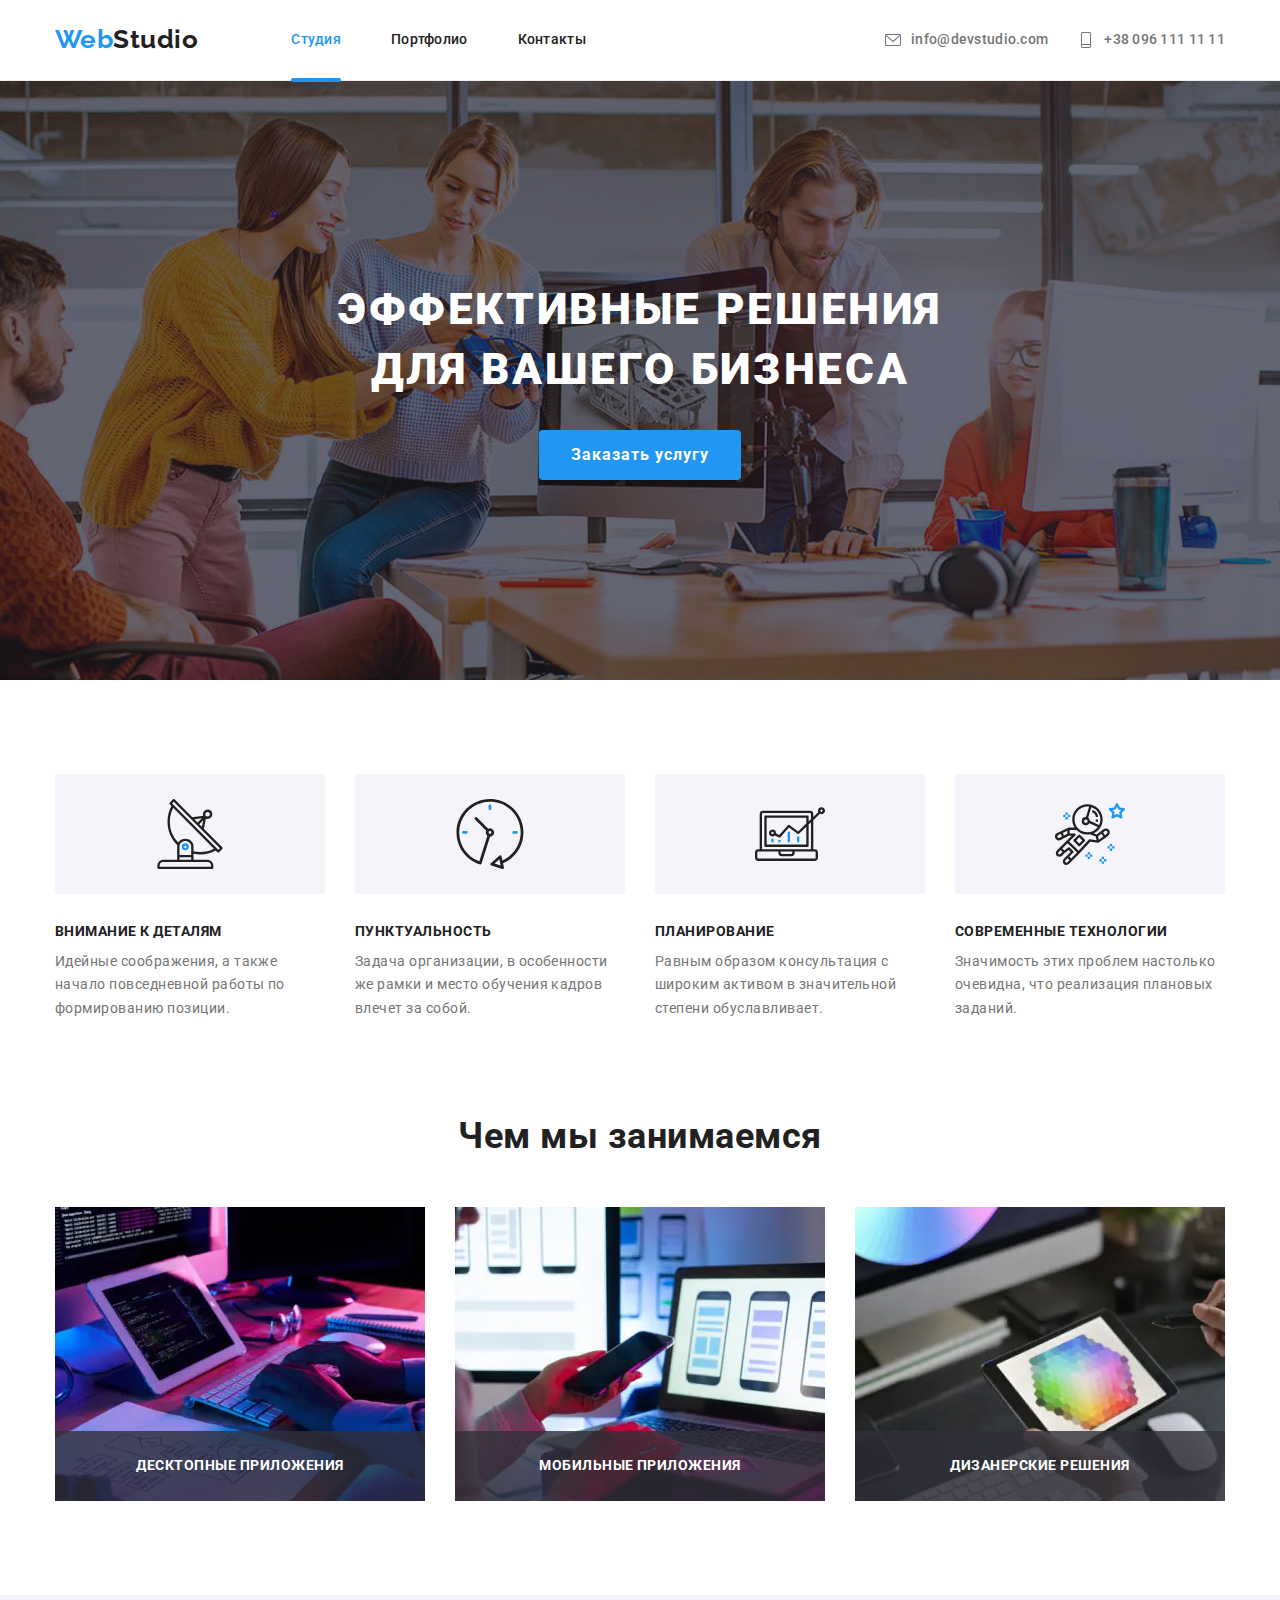
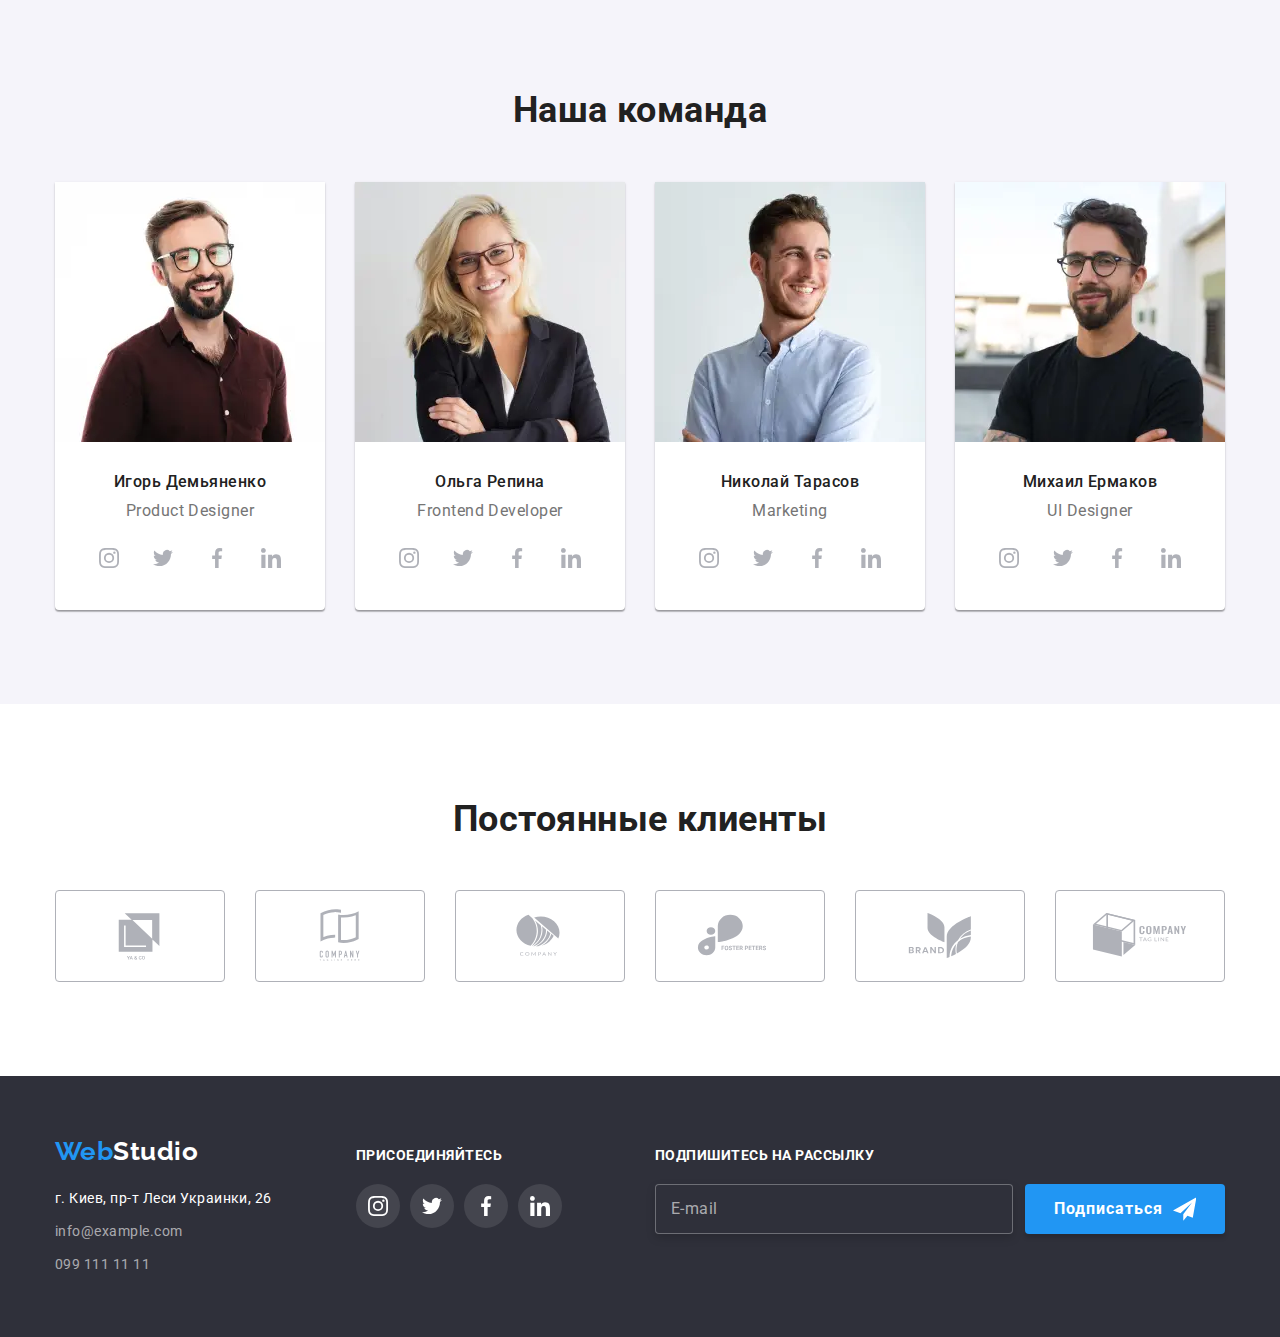
<file: index.html>
<!DOCTYPE html>
<html lang="ru">
  <head>
    <meta charset="UTF-8" />
    <meta http-equiv="X-UA-Compatible" content="IE=edge" />
    <meta name="viewport" content="width=device-width, initial-scale=1.0" />
    <title>Главная</title>
    <link href="https://fonts.googleapis.com/css2?family=Raleway:wght@700&family=Roboto:wght@400;500;700;900&display=swap"
      rel="stylesheet">
    <link rel="stylesheet" href="https://cdnjs.cloudflare.com/ajax/libs/modern-normalize/1.1.0/modern-normalize.min.css" />
    <link rel="stylesheet" href="./css/main.min.css" />
  </head>

  <body>
    <!-- Верхняя линия -->
    <header class="header">
      <div class="container main-nav">
      <a href="./" class="logo link">Web<span class="logo-studio">Studio</span></a>

      <div class="main-nav-box" data-menu>
      <nav>
        <ul class="main-nav-list list">
          <li class="main-nav-list-item"><a href="./" class="current link">Студия</a></li>
          <li class="main-nav-list-item"><a href="./portfolio.html" class="link">Портфолио</a></li>
          <li class="main-nav-list-item"><a href="" class="link">Контакты</a></li>
        </ul>
      </nav>

      <div>
      <ul class="header-contacts list">
        <li class="header-contacts-item">
          <a href="tel:+380961111111" class="icon link tel">
            <svg width="16px" height="16px" class="icon-picture">
              <use href="./images/icons.svg#phone">
              </use>
            </svg>
            +38 096 111 11 11
          </a>
        </li>
        <li class="header-contacts-item">
          <a href="mailto:info@devstudio.com" class="icon link mail">
            <svg width="16px" height="16px" class="icon-picture">
              <use href="./images/icons.svg#envelope">
              </use>
            </svg>
            info@devstudio.com
          </a>
        </li>
      </ul>

      <ul class="header-media list">
        <li class="header-media-item">
          <a href="/" class="link">Instagram</a>
        </li>
        <li class="header-media-item">
          <a href="/" class="link">Facebook</a>
        </li>
        <li class="header-media-item">
          <a href="/" class="link">Twitter</a>
        </li>
        <li class="header-media-item">
          <a href="/" class="link">LinkedIn</a>
        </li>
      </ul>
      </div>
      </div>
      <button type="button" class="main-nav-btn" aria-expanded="false" data-menu-button>
        <svg width="40px" height="40px" aria-label="переключатель мобильного меню">
          <use class="icon-menu" href="./images/icons.svg#menu_btn"></use>
          <use class="icon-close" href="./images/icons.svg#close_btn"></use>
          
        </svg>
      </button>
      </div>
    </header>

    <main>
      <!--Шапка-->
      <section class="head">
        <div class="container">
        <h1 class="head-title">Эффективные решения для вашего бизнеса</h1>
        <button type="button" class="head-button" data-modal-open>Заказать услугу</button>
        </div>
      </section>

      

      <!--Особенности-->
      <section class="features section">
        <div class="container">
        <h2 class="visually-hidden">Особенности</h2>
        <ul class="features-list list">
          <li class="features-list-item">
            <div class="features-icon-background">
            <svg class="features-icon" width="70px" height="70px">
              <use href="./images/icons.svg#antenna"></use>
            </svg>
            </div>
            <h3 class="features-title">Внимание к деталям</h3>
            <p class="features-title-text">
              Идейные соображения, а также начало повседневной работы по
              формированию позиции.
            </p>
          </li>
          <li class="features-list-item">
            <div class="features-icon-background">
              <svg class="features-icon" width="70px" height="70px">
                <use href="./images/icons.svg#clock"></use>
              </svg>
            </div>
            <h3 class="features-title">Пунктуальность</h3>
            <p class="features-title-text">
              Задача организации, в особенности же рамки и место обучения кадров
              влечет за собой.
            </p>
          </li>
          <li class="features-list-item">
            <div class="features-icon-background">
              <svg class="features-icon" width="70px" height="70px">
                <use href="./images/icons.svg#diagram"></use>
              </svg>
            </div>
            <h3 class="features-title">Планирование</h3>
            <p class="features-title-text">
              Равным образом консультация с широким активом в значительной
              степени обуславливает.
            </p>
          </li>
          <li class="features-list-item">
            <div class="features-icon-background">
            <svg class="features-icon" width="70px" height="70px">
              <use href="./images/icons.svg#astronaut"></use>
            </svg>
          </div>
            <h3 class="features-title">Современные технологии</h3>
            <p class="features-title-text">
              Значимость этих проблем настолько очевидна, что реализация
              плановых заданий.
            </p>
          </li>
        </ul>
        </div>
      </section>

      <!--Чем мы занимаемся-->
      <section class="work section">
        <div class="container">
        <h2 class="work-title">Чем мы занимаемся</h2>
        <ul class="work-list list">
          <li class="work-list-item">
            <div class="thumb">
            <h3 class="work-list-text">Десктопные приложения</h3>
            <picture>
              <source srcset="./images/imga.webp 1x, ./images/imga@2x.webp 2x" type="image/webp" />
              <source srcset="./images/imga.jpg 1x, ./images/imga@2x.jpg 2x" type="image/jpeg" />
              <img src="./images/imga.jpg" alt="Структура сайта" width="370" />
            </picture>
          </div>
          </li>
          <li class="work-list-item">
            <div class="thumb">
            <h3 class="work-list-text">Мобильные приложения</h3>
            <picture>
              <source srcset="./images/imgb.webp 1x, ./images/imgb@2x.webp 2x" type="image/webp" />
              <source srcset="./images/imgb.jpg 1x, ./images/imgb@2x.jpg 2x" type="image/jpeg" />
            <img src="./images/imgb.jpg" alt="Мобильные приложения" width="370"/>
            </picture>
            </div>
          </li>
          <li class="work-list-item">
            <div class="thumb">
            <h3 class="work-list-text">Дизанерские решения</h3>
            <picture>
              <source srcset="./images/imgc.webp 1x, ./images/imgc@2x.webp 2x" type="image/webp" />
              <source srcset="./images/imgc.jpg 1x, ./images/imgc@2x.jpg 2x" type="image/jpeg" />
            <img src="./images/imgc.jpg" alt="Оформление" width="370" />
            </picture>
            </div>
          </li>
        </ul>
        </div>
      </section>

      <!--Наша команда-->
      <section class="team section">
        <div class="container">
        <h2 class="team-title">Наша команда</h2>
        <ul class="team-list list">
          <li class="team-list-item">
            <picture>
              <source srcset="./images/photoa.webp 1x, ./images/photoa@2x.webp 2x" type="image/webp" media="(max-width: 576px)" />
              <source srcset="./images/photoa.jpg 1x, ./images/photoa@2x.jpg 2x" type="image/jpeg" media="(max-width: 576px)"/>
              <source srcset="./images/photoa-tb.webp 1x, ./images/photoa-tb@2x.webp 2x" type="image/webp" media="(max-width: 768px)" />
              <source srcset="./images/photoa-tb.jpg 1x, ./images/photoa-tb@2x.jpg 2x" type="image/jpeg" media="(max-width: 768px)" />
              <source srcset="./images/photoa-pc.webp 1x, ./images/photoa-pc@2x.webp 2x" type="image/webp" media="(min-width: 769px)" />
              <source srcset="./images/photoa-pc.jpg 1x, ./images/photoa-pc@2x.jpg 2x" type="image/jpeg" media="(min-width: 769px)" />
              
            <img src="images/photoa.jpg" alt="Photo 1" />
            </picture>
            <div class="team-list-item-bottom">
            <h3 class="team-title-name">Игорь Демьяненко</h3>
            <p lang="en" class="team-title-profession">Product Designer</p>
            <ul class="list-of-icons">
              <li class="list-of-icons-item list">
                <a class="icon-link link" href="">
            <svg class="team-list-item-bottom icon" width="20px" height="20px">
              <use href="./images/icons.svg#instagram"></use>
            </svg>
            </a>
            </li>
            <li class="list-of-icons-item list">
              <a href="" class="icon-link link">
              <svg class="team-list-item-bottom icon" width="20px" height="20px">
                <use href="./images/icons.svg#twitter"></use>
              </svg>
              </a>
            </li>
            <li class="list-of-icons-item list">
              <a href="" class="icon-link link">
              <svg class="team-list-item-bottom icon" width="20px" height="20px">
                <use href="./images/icons.svg#facebook"></use>
              </svg>
              </a>
            </li>
            <li class="list-of-icons-item list">
              <a href="" class="icon-link link">
              <svg class="team-list-item-bottom icon" width="20px" height="20px">
                <use href="./images/icons.svg#linkedin"></use>
              </svg>
              </a>
            </li>
            </ul>
          </div>
          </li>
          <li class="team-list-item">
            <picture>
              <source srcset="./images/photob.webp 1x, ./images/photob@2x.webp 2x" type="image/webp" media="(max-width: 576px)" />
              <source srcset="./images/photob.jpg 1x, ./images/photba@2x.jpg 2x" type="image/jpeg" media="(max-width: 576px)" />
              <source srcset="./images/photob-tb.webp 1x, ./images/photob-tb@2x.webp 2x" type="image/webp"
                media="(max-width: 768px)" />
              <source srcset="./images/photob-tb.jpg 1x, ./images/photob-tb@2x.jpg 2x" type="image/jpeg"
                media="(max-width: 768px)" />
              <source srcset="./images/photob-pc.webp 1x, ./images/photob-pc@2x.webp 2x" type="image/webp"
                media="(min-width: 769px)" />
              <source srcset="./images/photob-pc.jpg 1x, ./images/photob-pc@2x.jpg 2x" type="image/jpeg"
                media="(min-width: 769px)" />
            <img src="images/photob.jpg" alt="Photo 2"  />
            </picture>
            <div class="team-list-item-bottom">
            <h3 class="team-title-name">Ольга Репина</h3>
            <p  lang="en" class="team-title-profession">Frontend Developer</p>
            <ul class="list-of-icons">
              <li class="list-of-icons-item list">
                <a class="icon-link link" href="">
                  <svg class="team-list-item-bottom icon" width="20px" height="20px">
                    <use href="./images/icons.svg#instagram"></use>
                  </svg>
                </a>
              </li>
              <li class="list-of-icons-item list">
                <a href="" class="icon-link link">
                  <svg class="team-list-item-bottom icon" width="20px" height="20px">
                    <use href="./images/icons.svg#twitter"></use>
                  </svg>
                </a>
              </li>
              <li class="list-of-icons-item list">
                <a href="" class="icon-link link">
                  <svg class="team-list-item-bottom icon" width="20px" height="20px">
                    <use href="./images/icons.svg#facebook"></use>
                  </svg>
                </a>
              </li>
              <li class="list-of-icons-item list">
                <a href="" class="icon-link link">
                  <svg class="team-list-item-bottom icon" width="20px" height="20px">
                    <use href="./images/icons.svg#linkedin"></use>
                  </svg>
                </a>
              </li>
            </ul>
            </div>
          </li>
          <li class="team-list-item">
            <picture>
              <source srcset="./images/photoc.webp 1x, ./images/photoc@2x.webp 2x" type="image/webp" media="(max-width: 576px)" />
              <source srcset="./images/photoc.jpg 1x, ./images/photoc@2x.jpg 2x" type="image/jpeg" media="(max-width: 576px)" />
              <source srcset="./images/photoc-tb.webp 1x, ./images/photoc-tb@2x.webp 2x" type="image/webp"
                media="(max-width: 768px)" />
              <source srcset="./images/photoc-tb.jpg 1x, ./images/photoc-tb@2x.jpg 2x" type="image/jpeg"
                media="(max-width: 768px)" />
              <source srcset="./images/photoc-pc.webp 1x, ./images/photoc-pc@2x.webp 2x" type="image/webp"
                media="(min-width: 769px)" />
              <source srcset="./images/photoc-pc.jpg 1x, ./images/photoc-pc@2x.jpg 2x" type="image/jpeg"
                media="(min-width: 769px)" />
            <img src="images/photoc.jpg" alt="Photo 3"  />
            </picture>
            <div class="team-list-item-bottom">
            <h3 class="team-title-name">Николай Тарасов</h3>
            <p lang="en" class="team-title-profession">Marketing</p>
            <ul class="list-of-icons">
              <li class="list-of-icons-item list">
                <a class="icon-link link" href="">
                  <svg class="team-list-item-bottom icon" width="20px" height="20px">
                    <use href="./images/icons.svg#instagram"></use>
                  </svg>
                </a>
              </li>
              <li class="list-of-icons-item list">
                <a href="" class="icon-link link">
                  <svg class="team-list-item-bottom icon" width="20px" height="20px">
                    <use href="./images/icons.svg#twitter"></use>
                  </svg>
                </a>
              </li>
              <li class="list-of-icons-item list">
                <a href="" class="icon-link link">
                  <svg class="team-list-item-bottom icon" width="20px" height="20px">
                    <use href="./images/icons.svg#facebook"></use>
                  </svg>
                </a>
              </li>
              <li class="list-of-icons-item list">
                <a href="" class="icon-link link">
                  <svg class="team-list-item-bottom icon" width="20px" height="20px">
                    <use href="./images/icons.svg#linkedin"></use>
                  </svg>
                </a>
              </li>
            </ul>
            </div>
          </li>
          <li class="team-list-item">
            <picture>
              <source srcset="./images/photod.webp 1x, ./images/photod@2x.webp 2x" type="image/webp" media="(max-width: 576px)" />
              <source srcset="./images/photod.jpg 1x, ./images/photod@2x.jpg 2x" type="image/jpeg" media="(max-width: 576px)" />
              <source srcset="./images/photod-tb.webp 1x, ./images/photod-tb@2x.webp 2x" type="image/webp"
                media="(max-width: 768px)" />
              <source srcset="./images/photod-tb.jpg 1x, ./images/photod-tb@2x.jpg 2x" type="image/jpeg"
                media="(max-width: 768px)" />
              <source srcset="./images/photod-pc.webp 1x, ./images/photod-pc@2x.webp 2x" type="image/webp"
                media="(min-width: 769px)" />
              <source srcset="./images/photod-pc.jpg 1x, ./images/photod-pc@2x.jpg 2x" type="image/jpeg"
                media="(min-width: 769px)" />
            <img src="images/photod.jpg" alt="Photo 4"  />
            </picture>
            <div class="team-list-item-bottom">
            <h3 class="team-title-name">Михаил Ермаков</h3>
            <p lang="en" class="team-title-profession">UI Designer</p>
            <ul class="list-of-icons">
              <li class="list-of-icons-item list">
                <a class="icon-link link" href="">
                  <svg class="team-list-item-bottom icon" width="20px" height="20px">
                    <use href="./images/icons.svg#instagram"></use>
                  </svg>
                </a>
              </li>
              <li class="list-of-icons-item list">
                <a href="" class="icon-link link">
                  <svg class="team-list-item-bottom icon" width="20px" height="20px">
                    <use href="./images/icons.svg#twitter"></use>
                  </svg>
                </a>
              </li>
              <li class="list-of-icons-item list">
                <a href="" class="icon-link link">
                  <svg class="team-list-item-bottom icon" width="20px" height="20px">
                    <use href="./images/icons.svg#facebook"></use>
                  </svg>
                </a>
              </li>
              <li class="list-of-icons-item list">
                <a href="" class="icon-link link">
                  <svg class="team-list-item-bottom icon" width="20px" height="20px">
                    <use href="./images/icons.svg#linkedin"></use>
                  </svg>
                </a>
              </li>
            </ul>
            </div>
          </li>
        </ul>
        </div>
      </section>

      <section class="section clients">
        <div class="container">
          <h2 class="clients-title">Постоянные клиенты</h2>
          <ul class="clients-list list">
            <li class="clients-list-item">
              <a href="" class="clients-box">
              <svg class="clients-icon" width="106px" height="60px">
                <use href="./images/icons.svg#Logo1"></use>
              </svg>
              </a>
            </li>
            <li class="clients-list-item">
              <a href="" class="clients-box">
              <svg class="clients-icon" width="106px" height="60px">
                <use href="./images/icons.svg#Logo2"></use>
              </svg>
              </a>
            </li>
            <li class="clients-list-item">
              <a href="" class="clients-box">
              <svg class="clients-icon" width="106px" height="60px">
                <use href="./images/icons.svg#Logo3"></use>
              </svg>
              </a>
            </li>
            <li class="clients-list-item">
              <a href="" class="clients-box">
              <svg class="clients-icon" width="106px" height="60px">
                <use href="./images/icons.svg#Logo4"></use>
              </svg>
              </a>
            </li>
            <li class="clients-list-item">
              <a href="" class="clients-box">
              <svg class="clients-icon" width="106px" height="60">
                <use href="./images/icons.svg#Logo5"></use>
              </svg>
              </a>
            </li>
            <li class="clients-list-item">
              <a href="" class="clients-box">
              <svg class="clients-icon" width="106px" height="60px">
                <use href="./images/icons.svg#Logo6"></use>
              </svg>
              </a>
            </li>
          </ul>
        </div>
      </section>
    </main>

    <!--Подвал-->
    <footer class="bottom">
      <div class="container container-bottom">
        <div class="bottom-left">
          <a href="./" class="bottom-link logo link">Web<span class="logo-studio-bottom">Studio</span></a>
          <address>
          <ul class="list">
            <li class="bottom-left-title">г. Киев, пр-т Леси Украинки, 26</li>
            <li class="bottom-left-contacts"><a href="mailto:info@example.com" class="link">info@example.com</a></li>
            <li class="bottom-left-contacts"><a href="tel:+380991111111" class="link">099 111 11 11</a></li>
          </ul>
          </address>
        </div>
      <div class="social-net">
        <p class="social-net-title">Присоединяйтесь</p>
        <ul class="social-net-list">
          <li class="social-net-list-item list">
            <a class="social-net-link link" href="">
              <svg width="20px" height="20px">
                <use href="./images/icons.svg#instagram"></use>
              </svg>
            </a>
          </li>
          <li class="social-net-list-item list">
            <a class="social-net-link link" href="">
              <svg width="20px" height="20px">
                <use href="./images/icons.svg#twitter"></use>
              </svg>
            </a>
          </li>
          <li class="social-net-list-item list">
            <a class="social-net-link link" href="">
              <svg width="20px" height="20px">
                <use href="./images/icons.svg#facebook"></use>
              </svg>
            </a>
          </li>
          <li class="social-net-list-item list">
            <a class="social-net-link link" href="">
              <svg width="20px" height="20px">
                <use href="./images/icons.svg#linkedin"></use>
              </svg>
            </a>
          </li>
        </ul>
      </div>
      <div class="bottom-form-box">
        <p class="social-net-title">Подпишитесь на рассылку</p>
        <form class="bottom-form">
          <input type="email" name="email" id="email" class="bottom-form-input" placeholder=" "/>
          <label for="email" class="bottom-form-label">E-mail</label>
      
          <button type="submit" class="bottom-form-btn">Подписаться
            <svg class="bottom-form-btn-icon" width="24px" height="24px">
              <use href="./images/icons.svg#plane"></use>
            </svg>
          </button>
      
        </form>
      </div>
      </div>
    </footer>

    <!--модальное окно-->
    <div class="backdrop is-hidden " data-modal>
      <div class="modal">
        <p class="modal-title">Оставьте свои данные, мы вам перезвоним</p>
        <button type="button" class="close-btn" data-modal-close>
          <svg width="18px" height="18px">
            <use href="./images/icons.svg#close"></use>
          </svg>
        </button>
        <form class="modal-form" autocomplete="off">
          <label class="modal-form-field">
            <svg class="modal-icon" width="18px" height="18px">
              <use href="./images/icons.svg#person"></use>
            </svg>
            <input type="text" name="name" class="modal-input" placeholder=" "/>
            <span class="modal-label">Имя</span>
          </label>
          <label class="modal-form-field">
            <svg class="modal-icon" width="18px" height="18px">
              <use href="./images/icons.svg#handset"></use>
            </svg>
            <input type="tel" name="tel" class="modal-input" placeholder=" " />
            <span class="modal-label">Телефон</span>
          </label>
          <label class="modal-form-field">
            <svg class="modal-icon" width="18px" height="18px">
              <use href="./images/icons.svg#email"></use>
            </svg>
            <input type="email" name="email" class="modal-input" placeholder=" " />
            <span class="modal-label">Почта</span>
          </label>
          <label class="modal-form-field">
            <textarea name="comment" cols="7" class="modal-input area" placeholder="Введите текст"></textarea>
            <span class="modal-label-comment">Комментарий</span>
          </label>
          <label class="modal-form-field checkbox">
            <input type="checkbox" name="license" value="" class="checkbox-default"/>
            <svg class="checkbox-icon" width="16px" height="15px">
              <use href="./images/icons.svg#check"></use>
            </svg> 
            <span class="modal-label-license">Соглашаюсь с рассылкой и принимаю <a href="" class="conditions">Условия договора</a></span>
          </label>
            
            <button type="submit" class="modal-btn">Отправить</button>
        </form>
        
      </div>
    </div>

    <script src="./js/modal.js"></script>
    <script src="./js/menu.js"></script>
  </body>
</html>
</file>
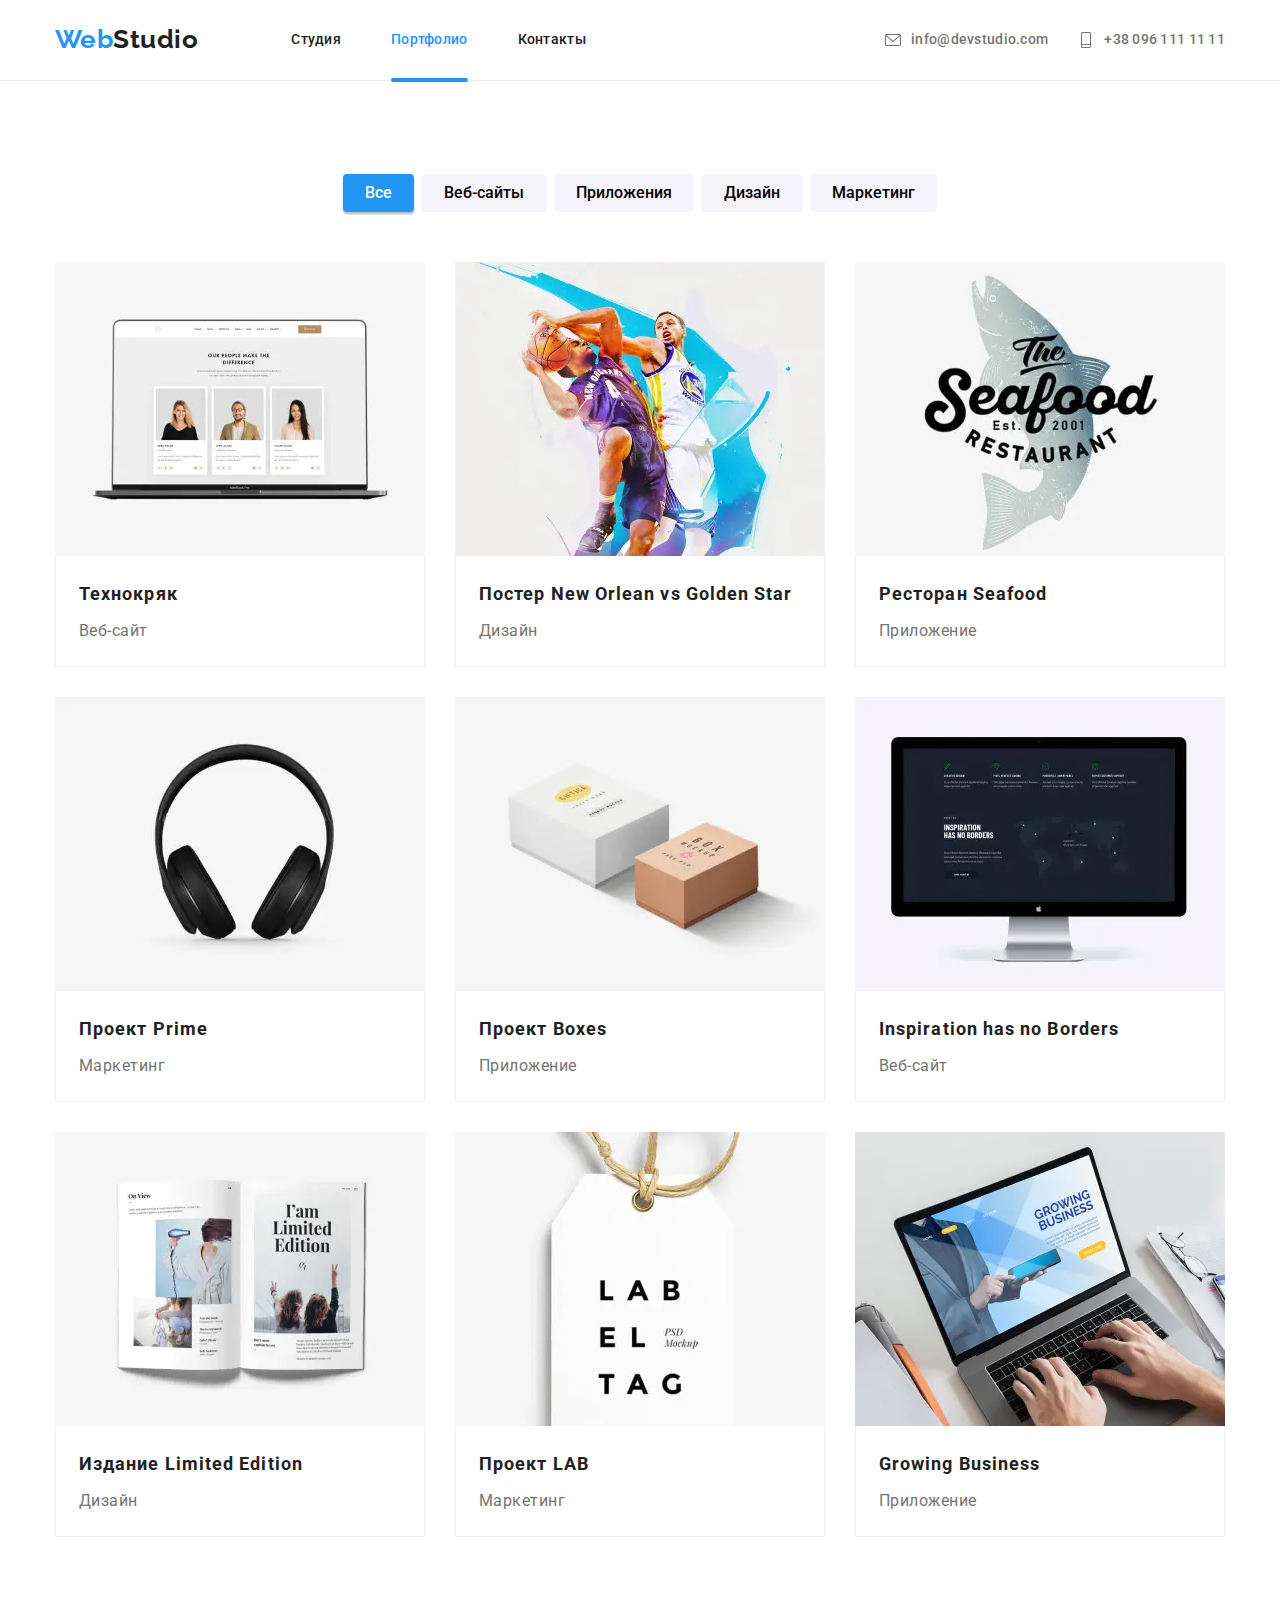
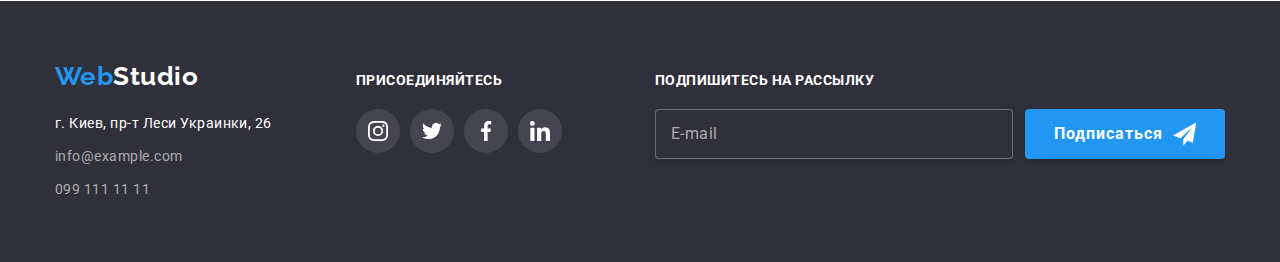
<file: portfolio.html>
<!DOCTYPE html>
<html lang="en">
<head>
    <meta charset="UTF-8">
    <meta http-equiv="X-UA-Compatible" content="IE=edge">
    <meta name="viewport" content="width=device-width, initial-scale=1.0">
    <title>Портфолио</title>
    
    <link href="https://fonts.googleapis.com/css2?family=Raleway:wght@700&family=Roboto:wght@400;500;700;900&display=swap"
        rel="stylesheet">
    <link rel="stylesheet" href="https://cdnjs.cloudflare.com/ajax/libs/modern-normalize/1.1.0/modern-normalize.min.css" />
    <link rel="stylesheet" href="./css/main.min.css"/>
</head>
<body>
    <!-- Верхняя линия -->
    <header class="header">
        <div class="container main-nav">
            <a href="./" class="logo link">Web<span class="logo-studio">Studio</span></a>
    
            <div class="main-nav-box" data-menu>
                <nav>
                    <ul class="main-nav-list list">
                        <li class="main-nav-list-item"><a href="./" class="link">Студия</a></li>
                        <li class="main-nav-list-item"><a href="./portfolio.html" class="current link">Портфолио</a></li>
                        <li class="main-nav-list-item"><a href="" class="link">Контакты</a></li>
                    </ul>
                </nav>
    
                <ul class="header-contacts list">
                    <li class="header-contacts-item">
                        <a href="tel:+380961111111" class="icon link">
                            <svg width="16px" height="16px" class="icon-picture">
                                <use href="./images/icons.svg#phone">
                                </use>
                            </svg>
                            +38 096 111 11 11
                        </a>
                    </li>
                    <li class="header-contacts-item">
                        <a href="mailto:info@devstudio.com" class="icon link">
                            <svg width="16px" height="16px" class="icon-picture">
                                <use href="./images/icons.svg#envelope">
                                </use>
                            </svg>
                            info@devstudio.com
                        </a>
                    </li>
                </ul>
    
                <ul class="header-media list">
                    <li class="header-media-item">
                        <a href="/" class="link">Instagram</a>
                    </li>
                    <li class="header-media-item">
                        <a href="/" class="link">Facebook</a>
                    </li>
                    <li class="header-media-item">
                        <a href="/" class="link">Twitter</a>
                    </li>
                    <li class="header-media-item">
                        <a href="/" class="link">LinkedIn</a>
                    </li>
                </ul>
            </div>
            <button type="button" class="main-nav-btn" aria-expanded="false" data-menu-button>
                <svg width="40px" height="40px" aria-label="переключатель мобильного меню">
                    <use class="icon-menu" href="./images/icons.svg#menu_btn"></use>
                    <use class="icon-close" href="./images/icons.svg#close_btn"></use>
    
                </svg>
            </button>
        </div>
    </header>

    <main>
        <section class="section">
            <div class="container">
            <h1 class="visually-hidden">Портфолио</h1>
        <!--Фильтр-->
            <ul class="filter list">
                <li class="filter-item"><button type="button" class="filter-btn btn-active">Все</button></li>
                <li class="filter-item"><button type="button" class="filter-btn">Веб-сайты</button></li>
                <li class="filter-item"><button type="button" class="filter-btn">Приложения</button></li>
                <li class="filter-item"><button type="button" class="filter-btn">Дизайн</button></li>
                <li class="filter-item"><button type="button" class="filter-btn">Маркетинг</button></li>
            </ul>

            <!--Список проектов-->
            <ul class="projects list">
                <li class="projects-card">
                    <a href="" class="projects-link link">
                        <div class="projects-picture">
                            <div class="overlay">
                                <p class="overlay-text">Технокряк это современная площадка распространения коронавируса. Компании используют эту
                                    платформу для цифрового
                                    шпионажа и атак на защищённые сервера конкурентов.</p>
                            </div>
                            <picture>
                                <source srcset="./images/img1.webp 1x, ./images/img1@2x.webp 2x" type="image/webp" media="(max-width: 576px)" />
                                <source srcset="./images/img1.jpg 1x, ./images/img1@2x.jpg 2x" type="image/jpeg" media="(max-width: 576px)" />
                                <source srcset="./images/img1-tb.webp 1x, ./images/img1-tb@2x.webp 2x" type="image/webp"
                                    media="(max-width: 768px)" />
                                <source srcset="./images/img1-tb.jpg 1x, ./images/img1-tb@2x.jpg 2x" type="image/jpeg"
                                    media="(max-width: 768px)" />
                                <source srcset="./images/img1-pc.webp 1x, ./images/img1-pc@2x.webp 2x" type="image/webp"
                                    media="(min-width: 769px)" />
                                <source srcset="./images/img1-pc.jpg 1x, ./images/img1-pc@2x.jpg 2x" type="image/jpeg"
                                    media="(min-width: 769px)" />
                    <img src="./images/img1.jpg" alt="ноутбук с изображениями" >
                            </picture>
                            </div>
                    <div class="projects-card-bottom">
                    <h2 class="projects-card-bottom-title">Технокряк</h2>
                    <p class="projects-card-bottom-unit">Веб-сайт</p>
                    </div>
                    </a>     
                </li>
                <li class="projects-card">
                    <a href="" class="projects-link link">
                        <div class="projects-picture">
                            <div class="overlay">
                                <p class="overlay-text">Технокряк это современная площадка распространения коронавируса. Компании используют эту
                                    платформу для цифрового
                                    шпионажа и атак на защищённые сервера конкурентов.</p>
                            </div>
                            <picture>
                                <source srcset="./images/img2.webp 1x, ./images/img2@2x.webp 2x" type="image/webp" media="(max-width: 576px)" />
                                <source srcset="./images/img2.jpg 1x, ./images/img2@2x.jpg 2x" type="image/jpeg" media="(max-width: 576px)" />
                                <source srcset="./images/img2-tb.webp 1x, ./images/img2-tb@2x.webp 2x" type="image/webp"
                                    media="(max-width: 768px)" />
                                <source srcset="./images/img2-tb.jpg 1x, ./images/img2-tb@2x.jpg 2x" type="image/jpeg" media="(max-width: 768px)" />
                                <source srcset="./images/img2-pc.webp 1x, ./images/img2-pc@2x.webp 2x" type="image/webp"
                                    media="(min-width: 769px)" />
                                <source srcset="./images/img2-pc.jpg 1x, ./images/img2-pc@2x.jpg 2x" type="image/jpeg" media="(min-width: 769px)" />
                    <img src="./images/img2.jpg" alt="баскетболисты" >
                            </picture>
                    </div>
                    <div class="projects-card-bottom">
                    <h2 class="projects-card-bottom-title">Постер <span lang="en">New Orlean vs Golden Star</span></h2>
                    <p class="projects-card-bottom-unit">Дизайн</p>
                    </div>
                    </a>
                </li>
                <li class="projects-card">
                    <a href="" class="projects-link link">
                        <div class="projects-picture">
                            <div class="overlay">
                                <p class="overlay-text">Технокряк это современная площадка распространения коронавируса. Компании используют эту
                                    платформу для цифрового
                                    шпионажа и атак на защищённые сервера конкурентов.</p>
                            </div>
                            <picture>
                                <source srcset="./images/img3.webp 1x, ./images/img3@2x.webp 2x" type="image/webp" media="(max-width: 576px)" />
                                <source srcset="./images/img3.jpg 1x, ./images/img3@2x.jpg 2x" type="image/jpeg" media="(max-width: 576px)" />
                                <source srcset="./images/img3-tb.webp 1x, ./images/img3-tb@2x.webp 2x" type="image/webp"
                                    media="(max-width: 768px)" />
                                <source srcset="./images/img3-tb.jpg 1x, ./images/img3-tb@2x.jpg 2x" type="image/jpeg" media="(max-width: 768px)" />
                                <source srcset="./images/img3-pc.webp 1x, ./images/img3-pc@2x.webp 2x" type="image/webp"
                                    media="(min-width: 769px)" />
                                <source srcset="./images/img3-pc.jpg 1x, ./images/img3-pc@2x.jpg 2x" type="image/jpeg" media="(min-width: 769px)" />
                    <img src="./images/img3.jpg" alt="рыба с надписью" >
                            </picture>
                    </div>
                    <div class="projects-card-bottom">
                    <h2 class="projects-card-bottom-title">Ресторан <span lang="en">Seafood</span></h2>
                    <p class="projects-card-bottom-unit">Приложение</p>
                    </div>
                    </a>
                </li>
                <li class="projects-card">
                    <a href="" class="projects-link link">
                        <div class="projects-picture">
                            <div class="overlay">
                                <p class="overlay-text">Технокряк это современная площадка распространения коронавируса. Компании используют эту
                                    платформу для цифрового
                                    шпионажа и атак на защищённые сервера конкурентов.</p>
                            </div>
                            <picture>
                                <source srcset="./images/img4.webp 1x, ./images/img4@2x.webp 2x" type="image/webp" media="(max-width: 576px)" />
                                <source srcset="./images/img4.jpg 1x, ./images/img4@2x.jpg 2x" type="image/jpeg" media="(max-width: 576px)" />
                                <source srcset="./images/img4-tb.webp 1x, ./images/img4-tb@2x.webp 2x" type="image/webp"
                                    media="(max-width: 768px)" />
                                <source srcset="./images/img4-tb.jpg 1x, ./images/img4-tb@2x.jpg 2x" type="image/jpeg" media="(max-width: 768px)" />
                                <source srcset="./images/img4-pc.webp 1x, ./images/img4-pc@2x.webp 2x" type="image/webp"
                                    media="(min-width: 769px)" />
                                <source srcset="./images/img4-pc.jpg 1x, ./images/img4-pc@2x.jpg 2x" type="image/jpeg" media="(min-width: 769px)" />
                    <img src="./images/img4.jpg" alt="наушники" >
                    </picture>
                    </div>
                    <div class="projects-card-bottom">
                    <h2 class="projects-card-bottom-title">Проект <span lang="en">Prime</span></h2>
                    <p class="projects-card-bottom-unit">Маркетинг</p>
                    </div>
                    </a>
                </li>
                <li class="projects-card">
                    <a href="" class="projects-link link">
                        <div class="projects-picture">
                            <div class="overlay">
                                <p class="overlay-text">Технокряк это современная площадка распространения коронавируса. Компании используют эту
                                    платформу для цифрового
                                    шпионажа и атак на защищённые сервера конкурентов.</p>
                            </div>
                            <picture>
                                <source srcset="./images/img5.webp 1x, ./images/img5@2x.webp 2x" type="image/webp" media="(max-width: 576px)" />
                                <source srcset="./images/img5.jpg 1x, ./images/img5@2x.jpg 2x" type="image/jpeg" media="(max-width: 576px)" />
                                <source srcset="./images/img5-tb.webp 1x, ./images/img5-tb@2x.webp 2x" type="image/webp"
                                    media="(max-width: 768px)" />
                                <source srcset="./images/img5-tb.jpg 1x, ./images/img5-tb@2x.jpg 2x" type="image/jpeg" media="(max-width: 768px)" />
                                <source srcset="./images/img5-pc.webp 1x, ./images/img5-pc@2x.webp 2x" type="image/webp"
                                    media="(min-width: 769px)" />
                                <source srcset="./images/img5-pc.jpg 1x, ./images/img5-pc@2x.jpg 2x" type="image/jpeg" media="(min-width: 769px)" />
                    <img src="./images/img5.jpg" alt="коробки" >
                    </picture>
                    </div>
                    <div class="projects-card-bottom">
                    <h2 class="projects-card-bottom-title">Проект <span lang="en">Boxes</span></h2>
                    <p class="projects-card-bottom-unit">Приложение</p>
                    </div>
                    </a>
                </li>
                <li class="projects-card">
                    <a href="" class="projects-link link">
                        <div class="projects-picture">
                            <div class="overlay">
                                <p class="overlay-text">Технокряк это современная площадка распространения коронавируса. Компании используют эту
                                    платформу для цифрового
                                    шпионажа и атак на защищённые сервера конкурентов.</p>
                            </div>
                            <picture>
                                <source srcset="./images/img6.webp 1x, ./images/img6@2x.webp 2x" type="image/webp" media="(max-width: 576px)" />
                                <source srcset="./images/img6.jpg 1x, ./images/img6@2x.jpg 2x" type="image/jpeg" media="(max-width: 576px)" />
                                <source srcset="./images/img6-tb.webp 1x, ./images/img6-tb@2x.webp 2x" type="image/webp"
                                    media="(max-width: 768px)" />
                                <source srcset="./images/img6-tb.jpg 1x, ./images/img6-tb@2x.jpg 2x" type="image/jpeg" media="(max-width: 768px)" />
                                <source srcset="./images/img6-pc.webp 1x, ./images/img6-pc@2x.webp 2x" type="image/webp"
                                    media="(min-width: 769px)" />
                                <source srcset="./images/img6-pc.jpg 1x, ./images/img6-pc@2x.jpg 2x" type="image/jpeg" media="(min-width: 769px)" />
                    <img src="./images/img6.jpg" alt="монитор" >
                    </picture>
                    </div>
                    <div class="projects-card-bottom">
                    <h2 lang="en" class="projects-card-bottom-title">Inspiration has no Borders</h2>
                    <p class="projects-card-bottom-unit">Веб-сайт</p>
                    </div>
                    </a>
                </li>
                <li class="projects-card">
                    <a href="" class="projects-link link">
                        <div class="projects-picture">
                            <div class="overlay">
                                <p class="overlay-text">Технокряк это современная площадка распространения коронавируса. Компании используют эту
                                    платформу для цифрового
                                    шпионажа и атак на защищённые сервера конкурентов.</p>
                            </div>
                            <picture>
                                <source srcset="./images/img7.webp 1x, ./images/img7@2x.webp 2x" type="image/webp" media="(max-width: 576px)" />
                                <source srcset="./images/img7.jpg 1x, ./images/img7@2x.jpg 2x" type="image/jpeg" media="(max-width: 576px)" />
                                <source srcset="./images/img7-tb.webp 1x, ./images/img7-tb@2x.webp 2x" type="image/webp"
                                    media="(max-width: 768px)" />
                                <source srcset="./images/img7-tb.jpg 1x, ./images/img7-tb@2x.jpg 2x" type="image/jpeg" media="(max-width: 768px)" />
                                <source srcset="./images/img7-pc.webp 1x, ./images/img7-pc@2x.webp 2x" type="image/webp"
                                    media="(min-width: 769px)" />
                                <source srcset="./images/img7-pc.jpg 1x, ./images/img7-pc@2x.jpg 2x" type="image/jpeg" media="(min-width: 769px)" />
                    <img src="./images/img7.jpg" alt="книга" >
                    </picture>
                    </div>
                    <div class="projects-card-bottom">
                    <h2 class="projects-card-bottom-title">Издание <span lang="en">Limited Edition</span></h2>
                    <p class="projects-card-bottom-unit">Дизайн</p>
                    </div>
                    </a>
                </li>
                <li class="projects-card">
                    <a href="" class="projects-link link">
                        <div class="projects-picture">
                            <div class="overlay">
                                <p class="overlay-text">Технокряк это современная площадка распространения коронавируса. Компании используют эту
                                    платформу для цифрового
                                    шпионажа и атак на защищённые сервера конкурентов.</p>
                            </div><picture>
                                <source srcset="./images/img8.webp 1x, ./images/img8@2x.webp 2x" type="image/webp" media="(max-width: 576px)" />
                                <source srcset="./images/img8.jpg 1x, ./images/img8@2x.jpg 2x" type="image/jpeg" media="(max-width: 576px)" />
                                <source srcset="./images/img8-tb.webp 1x, ./images/img8-tb@2x.webp 2x" type="image/webp"
                                    media="(max-width: 768px)" />
                                <source srcset="./images/img8-tb.jpg 1x, ./images/img8-tb@2x.jpg 2x" type="image/jpeg"
                                    media="(max-width: 768px)" />
                                <source srcset="./images/img8-pc.webp 1x, ./images/img8-pc@2x.webp 2x" type="image/webp"
                                    media="(min-width: 769px)" />
                                <source srcset="./images/img8-pc.jpg 1x, ./images/img8-pc@2x.jpg 2x" type="image/jpeg"
                                    media="(min-width: 769px)" />
                    <img src="./images/img8.jpg" alt="брелок" >
                    </picture>
                    </div>
                    <div class="projects-card-bottom">
                    <h2 class="projects-card-bottom-title">Проект <span lang="en">LAB</span></h2>
                    <p class="projects-card-bottom-unit">Маркетинг</p>
                    </div>
                    </a>
                </li>
                <li class="projects-card">
                    <a href="" class="projects-link link">
                        <div class="projects-picture">
                            <div class="overlay">
                                <p class="overlay-text">Технокряк это современная площадка распространения коронавируса. Компании используют эту
                                    платформу для цифрового
                                    шпионажа и атак на защищённые сервера конкурентов.</p>
                            </div><picture>
                                <source srcset="./images/img9.webp 1x, ./images/img9@2x.webp 2x" type="image/webp" media="(max-width: 576px)" />
                                <source srcset="./images/img9.jpg 1x, ./images/img9@2x.jpg 2x" type="image/jpeg" media="(max-width: 576px)" />
                                <source srcset="./images/img9-tb.webp 1x, ./images/img9-tb@2x.webp 2x" type="image/webp"
                                    media="(max-width: 768px)" />
                                <source srcset="./images/img9-tb.jpg 1x, ./images/img9-tb@2x.jpg 2x" type="image/jpeg"
                                    media="(max-width: 768px)" />
                                <source srcset="./images/img9-pc.webp 1x, ./images/img9-pc@2x.webp 2x" type="image/webp"
                                    media="(min-width: 769px)" />
                                <source srcset="./images/img9-pc.jpg 1x, ./images/img9-pc@2x.jpg 2x" type="image/jpeg"
                                    media="(min-width: 769px)" />
                    <img src="./images/img9.jpg" alt="ноутбук в работе" >
                    </picture>
                    </div>
                    <div class="projects-card-bottom">
                    <h2 lang="en" class="projects-card-bottom-title">Growing Business</h2>
                    <p class="projects-card-bottom-unit">Приложение</p>
                    </div>
                    </a>
                </li>
            </ul>
            </div>
        </section>
    </main>

    <!--Подвал-->
    <footer class="bottom">
      <div class="container container-bottom">
        <div class="bottom-left">
          <a href="./" class="bottom-link logo link">Web<span class="logo-studio-bottom">Studio</span></a>
          <address>
          <ul class="list">
            <li class="bottom-left-title">г. Киев, пр-т Леси Украинки, 26</li>
            <li class="bottom-left-contacts"><a href="mailto:info@example.com" class="link">info@example.com</a></li>
            <li class="bottom-left-contacts"><a href="tel:+380991111111" class="link">099 111 11 11</a></li>
          </ul>
          </address>
        </div>
      <div class="social-net">
        <p class="social-net-title">Присоединяйтесь</p>
        <ul class="social-net-list">
          <li class="social-net-list-item list">
            <a class="social-net-link link" href="">
              <svg width="20px" height="20px">
                <use href="./images/icons.svg#instagram"></use>
              </svg>
            </a>
          </li>
          <li class="social-net-list-item list">
            <a class="social-net-link link" href="">
              <svg width="20px" height="20px">
                <use href="./images/icons.svg#twitter"></use>
              </svg>
            </a>
          </li>
          <li class="social-net-list-item list">
            <a class="social-net-link link" href="">
              <svg width="20px" height="20px">
                <use href="./images/icons.svg#facebook"></use>
              </svg>
            </a>
          </li>
          <li class="social-net-list-item list">
            <a class="social-net-link link" href="">
              <svg width="20px" height="20px">
                <use href="./images/icons.svg#linkedin"></use>
              </svg>
            </a>
          </li>
        </ul>
      </div>
      <div class="bottom-form-box">
        <p class="social-net-title">Подпишитесь на рассылку</p>
        <form class="bottom-form">
          <input type="email" name="email" id="email" class="bottom-form-input" placeholder=" "/>
          <label for="email" class="bottom-form-label">E-mail</label>
      
          <button type="submit" class="bottom-form-btn">Подписаться
            <svg class="bottom-form-btn-icon" width="24px" height="24px">
              <use href="./images/icons.svg#plane"></use>
            </svg>
          </button>
      
        </form>
      </div>
      </div>
    </footer>

    <script src="./js/menu.js"></script>
</body>
</html>
</file>
<file: css/main.min.css>
.list{list-style:none;padding:0;margin:0}.link{text-decoration:none;font-style:normal}img{display:block;width:100%;height:auto}.container{-webkit-box-align:center;-ms-flex-align:center;align-items:center;margin-left:auto;margin-right:auto;padding-left:15px;padding-right:15px;min-width:320px}@media (min-width: 480px){.container{width:480px}}@media screen and (min-width: 768px){.container{width:768px}}@media screen and (min-width: 1200px){.container{width:1200px}}.section{padding-top:94px;padding-bottom:94px}@media screen and (max-width: 1200px){.section{padding-top:60px;padding-bottom:60px}}.visually-hidden{position:absolute;width:1px;height:1px;margin:-1px;border:0;padding:0;white-space:nowrap;-webkit-clip-path:inset(100%);clip-path:inset(100%);clip:rect(0 0 0 0);overflow:hidden}.features-title,.work-title,.team-title,.team-title-name{color:#212121}.logo.link,.logo-studio,.logo-studio-bottom{font-family:Raleway, sans-serif;font-weight:700;font-size:24px;line-height:1.17}@media screen and (min-width: 1200px){.logo.link,.logo-studio,.logo-studio-bottom{font-size:26px;line-height:1.2}}.logo.link{color:#2196f3}.logo-studio{color:#212121}.logo-studio-bottom{color:#fff}body{background-color:#fff;color:#212121;font-family:Roboto,sans-serif;letter-spacing:.03em}.header{position:fixed;top:0;left:50%;-webkit-transform:translate(-50%, 0);transform:translate(-50%, 0);width:100%;background-color:#fff;border-bottom:1px solid #ececec;z-index:1}.main-nav{position:relative;display:-webkit-box;display:-ms-flexbox;display:flex}.main-nav .logo{padding-top:16px;padding-bottom:16px}@media screen and (min-width: 768px){.main-nav .logo{padding-top:26px;padding-bottom:26px}}@media screen and (min-width: 1200px){.main-nav .logo{padding-top:24px;padding-bottom:25px}}.main-nav-box{opacity:0;position:absolute;top:0;left:0;min-width:480px;padding-left:40px;background-color:#fff;-webkit-box-orient:vertical;-webkit-box-direction:normal;-ms-flex-direction:column;flex-direction:column;-webkit-box-flex:1;-ms-flex-positive:1;flex-grow:1;-webkit-box-pack:justify;-ms-flex-pack:justify;justify-content:space-between;-webkit-transform:scale(0);transform:scale(0);-webkit-transition:opacity 500ms cubic-bezier(0.4, 0, 0.2, 1),-webkit-transform 500ms cubic-bezier(0.4, 0, 0.2, 1);transition:opacity 500ms cubic-bezier(0.4, 0, 0.2, 1),-webkit-transform 500ms cubic-bezier(0.4, 0, 0.2, 1);transition:opacity 500ms cubic-bezier(0.4, 0, 0.2, 1),transform 500ms cubic-bezier(0.4, 0, 0.2, 1);transition:opacity 500ms cubic-bezier(0.4, 0, 0.2, 1),transform 500ms cubic-bezier(0.4, 0, 0.2, 1),-webkit-transform 500ms cubic-bezier(0.4, 0, 0.2, 1);-webkit-transform-origin:bottom left;transform-origin:bottom left}.main-nav-box.is-open{opacity:1;-webkit-transform:scale(1);transform:scale(1);-webkit-transform-origin:top right;transform-origin:top right}@media screen and (max-width: 767px){.main-nav-box{height:100vh}}@media screen and (min-width: 768px){.main-nav-box{display:-webkit-box;display:-ms-flexbox;display:flex;position:inherit;-webkit-transform:scale(1);transform:scale(1);-webkit-box-orient:horizontal;-webkit-box-direction:normal;-ms-flex-direction:row;flex-direction:row;opacity:1;padding-left:0px;-webkit-box-pack:justify;-ms-flex-pack:justify;justify-content:space-between;-webkit-box-align:center;-ms-flex-align:center;align-items:center}}.main-nav-list{padding-top:48px;margin-bottom:calc(100vh - 475px)}.main-nav-list .link:hover,.main-nav-list .link:focus{color:#2196f3}.main-nav-list:last-child{padding-bottom:0px}@media screen and (min-width: 768px){.main-nav-list{display:-webkit-box;display:-ms-flexbox;display:flex;margin-bottom:0;margin-left:88px;padding-top:0}}@media screen and (min-width: 1200px){.main-nav-list{padding-bottom:25px;margin-left:93px}}.main-nav-list-item{padding-bottom:32px}.main-nav-list-item:last-child{padding-bottom:0}@media screen and (min-width: 768px){.main-nav-list-item:not(:last-child){margin-right:50px;padding-bottom:0}}.main-nav-list .link{display:block;padding-top:0px;color:#212121;font-family:Roboto,sans-serif;font-weight:500;font-size:40px;line-height:1.175;letter-spacing:0.02em;-webkit-transition:color 250ms cubic-bezier(0.4, 0, 0.2, 1);transition:color 250ms cubic-bezier(0.4, 0, 0.2, 1)}@media screen and (min-width: 768px){.main-nav-list .link{padding-top:32px;padding-bottom:32px;font-size:14px;line-height:1.14}}.bottom-left-contacts .link:hover,.bottom-left-contacts .link:focus{color:#2196f3}.current.link{position:relative;color:#2196f3}@media screen and (min-width: 768px){.current.link.link::after{position:absolute;content:"";width:100%;height:4px;bottom:-2px;left:0;background:#2196f3;border-radius:2px}}.main-nav-btn{position:absolute;top:10px;right:15px;display:-webkit-inline-box;display:-ms-inline-flexbox;display:inline-flex;padding:0;margin:0;border:none;cursor:pointer;background-color:transparent;-webkit-transition:fill 250ms cubic-bezier(0.4, 0, 0.2, 1);transition:fill 250ms cubic-bezier(0.4, 0, 0.2, 1)}.main-nav-btn:hover,.main-nav-btn:focus{fill:#2196f3}.main-nav-btn .icon-close{display:none}.main-nav-btn.is-open .icon-close{display:block}.main-nav-btn.is-open .icon-menu{display:none}@media screen and (min-width: 768px){.main-nav-btn{display:none}}.header-contacts{margin-bottom:64px;color:#757575}@media screen and (min-width: 768px){.header-contacts{display:-webkit-box;display:-ms-flexbox;display:flex;-webkit-box-orient:vertical;-webkit-box-direction:reverse;-ms-flex-direction:column-reverse;flex-direction:column-reverse;-webkit-box-pack:center;-ms-flex-pack:center;justify-content:center;margin-bottom:0}}@media screen and (min-width: 1200px){.header-contacts{display:-webkit-box;display:-ms-flexbox;display:flex;-webkit-box-orient:horizontal;-webkit-box-direction:reverse;-ms-flex-direction:row-reverse;flex-direction:row-reverse;-webkit-box-align:center;-ms-flex-align:center;align-items:center;-webkit-box-pack:center;-ms-flex-pack:center;justify-content:center;margin-bottom:0}}.icon.link{display:-webkit-box;display:-ms-flexbox;display:flex;fill:currentColor;-webkit-box-align:center;-ms-flex-align:center;align-items:center;-webkit-transition:color 250ms cubic-bezier(0.4, 0, 0.2, 1),font-size 250ms cubic-bezier(0.4, 0, 0.2, 1),line-height 250ms cubic-bezier(0.4, 0, 0.2, 1);transition:color 250ms cubic-bezier(0.4, 0, 0.2, 1),font-size 250ms cubic-bezier(0.4, 0, 0.2, 1),line-height 250ms cubic-bezier(0.4, 0, 0.2, 1)}.icon.link.tel{padding-bottom:16px;padding-top:16px}.icon.link.mail{padding-bottom:16px;padding-top:16px}@media screen and (min-width: 768px){.icon.link.tel{padding-bottom:18px;padding-top:0}.icon.link.mail{padding-top:18px;padding-bottom:0}}@media screen and (min-width: 1200px){.icon.link.tel{padding-bottom:32px;padding-top:32px}.icon.link.mail{padding-bottom:32px;padding-top:32px}}.header-contacts-item:last-child{padding-bottom:0}.header-contacts-item .link:hover,.header-contacts-item .link:focus{color:#2196f3;font-size:34px;line-height:1.177}@media screen and (min-width: 768px){.header-contacts-item{padding-bottom:0px;font-size:12px}.header-contacts-item:last-child{padding-bottom:10px}.header-contacts-item .link:hover,.header-contacts-item .link:focus{font-size:12px}}@media screen and (min-width: 1200px){.header-contacts-item:last-child{padding-bottom:0px}.header-contacts-item:first-child{margin-left:30px}.header-contacts-item .link:hover,.header-contacts-item .link:focus{color:#2196f3;font-size:14px;line-height:1.14}}.icon-picture{display:none;margin-right:10px}@media screen and (min-width: 768px){.icon-picture{display:inherit}}.header-contacts .link{color:#757575;font-family:Roboto,sans-serif;font-weight:500;font-size:24px;line-height:1.17;letter-spacing:0.02em}@media screen and (min-width: 768px){.header-contacts .link{font-size:12px}}@media screen and (min-width: 1200px){.header-contacts .link{font-size:14px;line-height:1.14}}.header-media{display:-webkit-box;display:-ms-flexbox;display:flex;margin-bottom:48px}.header-media .link{font-weight:500;font-size:18px;line-height:1.22;letter-spacing:0.02em;color:#2196f3}@media screen and (min-width: 320px) and (max-width: 420px){.header-media{-ms-flex-wrap:wrap;flex-wrap:wrap;width:340px}}@media screen and (min-width: 768px){.header-media{display:none}}.header-media-item{padding-right:10px;border-right:1px solid rgba(33,33,33,0.2)}.header-media-item:not(:first-child){padding-left:10px}.header-media-item:last-child{padding-right:0;border-right:none}@media screen and (min-width: 320px) and (max-width: 420px){.header-media-item:last-child{padding-left:0}}main{margin-top:80px}@media screen and (max-width: 767px){main{margin-top:60px}}.head{padding-top:118px;padding-bottom:118px;width:100%;text-align:center;margin-left:auto;margin-right:auto;background-image:-webkit-gradient(linear, left top, right top, from(rgba(47,48,58,0.4)), to(rgba(47,48,58,0.4))),url(../images/background-mb.jpg);background-image:linear-gradient(to right, rgba(47,48,58,0.4), rgba(47,48,58,0.4)),url(../images/background-mb.jpg);background-size:cover;background-position:center;background-repeat:no-repeat}@media screen and (min-device-pixel-ratio: 2), (-webkit-min-device-pixel-ratio: 2), (min-resolution: 192dpi), (min-resolution: 2dppx){.head{background-image:-webkit-gradient(linear, left top, right top, from(rgba(47,48,58,0.4)), to(rgba(47,48,58,0.4))),url(../images/background-mb2x.jpg);background-image:linear-gradient(to right, rgba(47,48,58,0.4), rgba(47,48,58,0.4)),url(../images/background-mb2x.jpg)}}@media screen and (min-width: 576px){.head{background-image:-webkit-gradient(linear, left top, right top, from(rgba(47,48,58,0.4)), to(rgba(47,48,58,0.4))),url(../images/background-tb.jpg);background-image:linear-gradient(to right, rgba(47,48,58,0.4), rgba(47,48,58,0.4)),url(../images/background-tb.jpg)}}@media screen and (min-width: 576px) and (min-device-pixel-ratio: 2), screen and (min-width: 576px) and (-webkit-min-device-pixel-ratio: 2), screen and (min-width: 576px) and (min-resolution: 192dpi), screen and (min-width: 576px) and (min-resolution: 2dppx){.head{background-image:-webkit-gradient(linear, left top, right top, from(rgba(47,48,58,0.4)), to(rgba(47,48,58,0.4))),url(../images/background-tb2x.jpg);background-image:linear-gradient(to right, rgba(47,48,58,0.4), rgba(47,48,58,0.4)),url(../images/background-tb2x.jpg)}}@media screen and (min-width: 769px){.head{background-image:-webkit-gradient(linear, left top, right top, from(rgba(47,48,58,0.4)), to(rgba(47,48,58,0.4))),url(../images/background-pc.jpg);background-image:linear-gradient(to right, rgba(47,48,58,0.4), rgba(47,48,58,0.4)),url(../images/background-pc.jpg)}}@media screen and (min-width: 769px) and (min-device-pixel-ratio: 2), screen and (min-width: 769px) and (-webkit-min-device-pixel-ratio: 2), screen and (min-width: 769px) and (min-resolution: 192dpi), screen and (min-width: 769px) and (min-resolution: 2dppx){.head{background-image:-webkit-gradient(linear, left top, right top, from(rgba(47,48,58,0.4)), to(rgba(47,48,58,0.4))),url(../images/background-pc2x.jpg);background-image:linear-gradient(to right, rgba(47,48,58,0.4), rgba(47,48,58,0.4)),url(../images/background-pc2x.jpg)}}@media screen and (min-width: 1200px){.head{max-width:1600px;padding-top:200px;padding-bottom:200px}}.head-title{width:360px;margin-left:auto;margin-right:auto;margin-top:0;margin-bottom:30px;color:#fff;font-weight:900;font-size:26px;line-height:1.62;letter-spacing:0.06em;text-transform:uppercase}@media screen and (min-width: 1200px){.head-title{width:696px;font-size:44px;line-height:1.36}}@media screen and (max-width: 480px){.head-title{width:100%}}.head-button{padding:10px 32px;background-color:#2196f3;color:#fff;font-family:inherit;cursor:pointer;font-weight:700;font-size:16px;line-height:1.87;display:inline-block;-webkit-box-align:center;-ms-flex-align:center;align-items:center;letter-spacing:0.06em;border-radius:4px;border-style:none;-webkit-box-shadow:0px 4px 4px rgba(0,0,0,0.15);box-shadow:0px 4px 4px rgba(0,0,0,0.15);-webkit-transition:background-color 250ms cubic-bezier(0.4, 0, 0.2, 1);transition:background-color 250ms cubic-bezier(0.4, 0, 0.2, 1)}.head-button:hover,.head-button:focus{background-color:#188ce8}.features-list{display:-webkit-box;display:-ms-flexbox;display:flex;-ms-flex-wrap:wrap;flex-wrap:wrap}.features-list .features-list-item{width:100vw;margin-right:auto;margin-left:auto;margin-bottom:30px}.features-list .features-list-item:last-child{margin-bottom:0}@media screen and (min-width: 768px) and (max-width: 1199px){.features-list .features-list-item{width:calc((100% - 30px) / 2);margin-right:30px}.features-list .features-list-item:nth-child(2n){margin-right:0}.features-list .features-list-item:nth-last-child(-n+2){margin-bottom:0}}@media screen and (min-width: 1200px){.features-list .features-list-item{width:calc((100% - 90px) / 4);margin-right:30px;margin-bottom:0}.features-list .features-list-item:nth-child(4n){margin-right:0}}.features-icon-background{display:-webkit-box;display:-ms-flexbox;display:flex;-webkit-box-pack:center;-ms-flex-pack:center;justify-content:center;-webkit-box-align:center;-ms-flex-align:center;align-items:center;margin-bottom:30px;height:120px;background-color:#f5f4fa;border-radius:4px}.features-title{margin-top:0;margin-bottom:10px;text-align:center;font-weight:700;font-size:14px;line-height:1.14;text-transform:uppercase}@media screen and (min-width: 767px){.features-title{text-align:left}}.features-title-text{margin-top:0;margin-bottom:0;color:#757575;font-size:14px;line-height:1.71}.work.section{display:none;padding-top:0}@media screen and (min-width: 1200px){.work.section{display:block}}.work-title,.team-title,.clients-title{text-align:center;margin-bottom:30px;margin-top:0;font-weight:700;font-size:28px;line-height:1.18}@media screen and (min-width: 1200px){.work-title,.team-title,.clients-title{font-size:36px;line-height:1.17;margin-bottom:50px}}.work-list{display:-webkit-box;display:-ms-flexbox;display:flex;-ms-flex-wrap:wrap;flex-wrap:wrap}.work-list .work-list-item{width:370px;margin-right:30px;margin-bottom:30px}.work-list .work-list-item:nth-child(3n){margin-right:0}.work-list .work-list-item:nth-last-child(-n+3){margin-bottom:0}.thumb{position:relative}.work-list-text{position:absolute;bottom:0;left:0;display:-webkit-box;display:-ms-flexbox;display:flex;-webkit-box-pack:center;-ms-flex-pack:center;justify-content:center;-webkit-box-align:center;-ms-flex-align:center;align-items:center;height:70px;margin:0;width:100%;font-weight:700;font-size:14px;line-height:1.14;text-align:center;text-transform:uppercase;color:#fff;background:rgba(47,48,58,0.8)}.team{background-color:#f5f4fa}@media screen and (max-width: 320px){.team{width:320px}}.team-title{margin-bottom:30px}@media screen and (min-width: 1200px){.team-title{margin-bottom:50px}}.clients-list,.team-list{display:-webkit-box;display:-ms-flexbox;display:flex;-ms-flex-wrap:wrap;flex-wrap:wrap}.team-list-item{margin-bottom:30px;width:100vw;text-align:center;background-color:#fff;-webkit-box-shadow:0px 1px 3px rgba(0,0,0,0.12),0px 1px 1px rgba(0,0,0,0.14),0px 2px 1px rgba(0,0,0,0.2);box-shadow:0px 1px 3px rgba(0,0,0,0.12),0px 1px 1px rgba(0,0,0,0.14),0px 2px 1px rgba(0,0,0,0.2);border-radius:0px 0px 4px 4px}.team-list-item:last-child{margin-bottom:0}@media screen and (min-width: 768px) and (max-width: 1199px){.team-list-item{width:calc((100% - 30px) / 2);margin-right:30px}.team-list-item:nth-child(2n){margin-right:0}.team-list-item:nth-last-child(-n+2){margin-bottom:0}}@media screen and (min-width: 1200px){.team-list-item{width:calc((100% - 90px) / 4);margin-right:30px;margin-bottom:0}.team-list-item:nth-child(4n){margin-right:0}}.team-list-item-bottom{padding:30px 32px}@media screen and (min-width: 768px){.team-list-item-bottom{padding:30px 74px 24px 74px}}@media screen and (min-width: 1200px){.team-list-item-bottom{padding:30px 32px 30px 32px}}.team-title-name{margin-top:0;margin-bottom:10px;font-weight:500;font-size:16px;line-height:1.19}.team-title-profession{margin-top:0;margin-bottom:16px;color:#757575;font-size:16px;line-height:1.19}.list-of-icons{display:-webkit-box;display:-ms-flexbox;display:flex;-webkit-box-align:center;-ms-flex-align:center;align-items:center;-webkit-box-pack:center;-ms-flex-pack:center;justify-content:center;margin-left:auto;margin-right:auto;padding-left:0}.list-of-icons-item .link{display:-webkit-box;display:-ms-flexbox;display:flex;-webkit-box-pack:center;-ms-flex-pack:center;justify-content:center;-webkit-box-align:center;-ms-flex-align:center;align-items:center;-ms-flex-preferred-size:calc((100% - 102px) / 4);flex-basis:calc((100% - 102px) / 4);width:44px;height:44px;color:#afb1b8;fill:currentColor;border-radius:50%;-webkit-transition:color 250ms cubic-bezier(0.4, 0, 0.2, 1),background-color 250ms cubic-bezier(0.4, 0, 0.2, 1);transition:color 250ms cubic-bezier(0.4, 0, 0.2, 1),background-color 250ms cubic-bezier(0.4, 0, 0.2, 1)}.list-of-icons-item .link:hover,.list-of-icons-item .link:focus{background-color:#2196f3;color:#fff}.list-of-icons-item:not(:last-child){margin-right:10px}.team-list-item-bottom.icon{padding:0}.clients-list{display:-webkit-box;display:-ms-flexbox;display:flex;-ms-flex-wrap:wrap;flex-wrap:wrap}.clients-list-item{-ms-flex-preferred-size:calc((100% - 30px) / 2);flex-basis:calc((100% - 30px) / 2);margin-right:30px;margin-bottom:30px}.clients-list-item:nth-child(2n){margin-right:0}.clients-list-item:nth-last-child(-n+2){margin-bottom:0}@media screen and (min-width: 768px){.clients-list-item{-ms-flex-preferred-size:calc((100% - 60px) / 3);flex-basis:calc((100% - 60px) / 3)}.clients-list-item:nth-child(2n){margin-right:30px}.clients-list-item:nth-child(3n){margin-right:0}.clients-list-item:nth-last-child(-n+3){margin-bottom:0}}@media screen and (min-width: 1200px){.clients-list-item{-ms-flex-preferred-size:calc((100% - 150px) / 6);flex-basis:calc((100% - 150px) / 6)}.clients-list-item:nth-child(3n){margin-right:30px}.clients-list-item:nth-child(6n){margin-right:0}.clients-list-item:nth-last-child(-n+6){margin-bottom:0}}.clients-box{display:-webkit-box;display:-ms-flexbox;display:flex;-webkit-box-pack:center;-ms-flex-pack:center;justify-content:center;-webkit-box-align:center;-ms-flex-align:center;align-items:center;height:92px;-ms-flex-preferred-size:calc((100% - 30px) / 2);flex-basis:calc((100% - 30px) / 2);border:1px solid #afb1b8;border-radius:4px;color:#afb1b8;-webkit-transition:color 250ms cubic-bezier(0.4, 0, 0.2, 1),border-color 250ms cubic-bezier(0.4, 0, 0.2, 1);transition:color 250ms cubic-bezier(0.4, 0, 0.2, 1),border-color 250ms cubic-bezier(0.4, 0, 0.2, 1)}.clients-box:hover,.clients-box:focus{border-color:#2196f3;color:#2196f3}@media screen and (min-width: 768px){.clients-box{-ms-flex-preferred-size:calc((100% - 60px) / 3);flex-basis:calc((100% - 60px) / 3)}}@media screen and (min-width: 1200px){.clients-box{-ms-flex-preferred-size:calc((100% - 150px) / 6);flex-basis:calc((100% - 150px) / 6)}}.clients-icon{fill:currentColor}.bottom{padding-top:60px;padding-bottom:60px;background-color:#2f303a}@media screen and (max-width: 1199px){.bottom{text-align:center}}.bottom-link{display:inline-block;margin-bottom:20px}@media screen and (min-width: 768px){.container-bottom{display:-webkit-box;display:-ms-flexbox;display:flex;-webkit-box-align:baseline;-ms-flex-align:baseline;align-items:baseline}}@media screen and (min-width: 768px) and (max-width: 1199px){.container-bottom{-ms-flex-wrap:wrap;flex-wrap:wrap;-webkit-box-pack:justify;-ms-flex-pack:justify;justify-content:space-between}}.bottom-left{margin-bottom:60px}@media screen and (min-width: 768px){.bottom-left{width:231px;margin-left:61px;margin-bottom:60px}}@media screen and (min-width: 1200px){.bottom-left{margin-right:70px;margin-bottom:0;margin-left:0}}.bottom-left-title{margin-bottom:9px;color:#fff;font-style:normal;font-size:14px;line-height:1.71}.bottom-left-contacts{margin-bottom:9px}.bottom-left-contacts:last-child{margin-bottom:0}@media screen and (min-width: 768px){.bottom-left-contacts:last-child{margin-bottom:0}}.bottom-left-contacts .link{color:rgba(255,255,255,0.6);font-size:14px;line-height:1.71;-webkit-transition:color 250ms cubic-bezier(0.4, 0, 0.2, 1);transition:color 250ms cubic-bezier(0.4, 0, 0.2, 1)}.social-net{margin-bottom:60px}@media screen and (min-width: 768px){.social-net{margin-right:74px;margin-bottom:0}}@media screen and (min-width: 1200px){.social-net{margin-right:93px}}.social-net-title{margin-top:0;margin-bottom:20px;font-weight:700;font-size:14px;line-height:1.14;text-transform:uppercase;color:#fff}.social-net-list{display:-webkit-box;display:-ms-flexbox;display:flex;-webkit-box-align:center;-ms-flex-align:center;align-items:center;-webkit-box-pack:center;-ms-flex-pack:center;justify-content:center;margin-top:0;padding-left:0}@media screen and (min-width: 768px){.social-net-list{margin:0}}.social-net-link{display:-webkit-box;display:-ms-flexbox;display:flex;-webkit-box-pack:center;-ms-flex-pack:center;justify-content:center;-webkit-box-align:center;-ms-flex-align:center;align-items:center;-ms-flex-preferred-size:calc((100% - 102px) / 4);flex-basis:calc((100% - 102px) / 4);width:44px;height:44px;color:#fff;background-color:rgba(255,255,255,0.1);border-radius:50%;fill:currentColor;-webkit-transition:background-color 250ms cubic-bezier(0.4, 0, 0.2, 1);transition:background-color 250ms cubic-bezier(0.4, 0, 0.2, 1)}.social-net-link:hover,.social-net-link:focus{background-color:#2196f3}.social-net-list-item:not(:last-child){margin-right:10px}@media screen and (min-width: 768px) and (max-width: 1199px){.bottom-form-box{width:450px;margin-left:auto;margin-right:auto}}.bottom-form{position:relative;width:100%;display:-webkit-box;display:-ms-flexbox;display:flex;-webkit-box-orient:vertical;-webkit-box-direction:normal;-ms-flex-direction:column;flex-direction:column}@media screen and (min-width: 1200px){.bottom-form{-webkit-box-orient:horizontal;-webkit-box-direction:normal;-ms-flex-direction:row;flex-direction:row}}.bottom-form-label{position:absolute;left:16px;top:15px;font-weight:400;font-size:16px;line-height:1.25;display:-webkit-box;display:-ms-flexbox;display:flex;-webkit-box-align:center;-ms-flex-align:center;align-items:center;color:rgba(255,255,255,0.6);-webkit-transition:-webkit-transform 250ms cubic-bezier(0.4, 0, 0.2, 1);transition:-webkit-transform 250ms cubic-bezier(0.4, 0, 0.2, 1);transition:transform 250ms cubic-bezier(0.4, 0, 0.2, 1);transition:transform 250ms cubic-bezier(0.4, 0, 0.2, 1), -webkit-transform 250ms cubic-bezier(0.4, 0, 0.2, 1)}.bottom-form-input{height:50px;width:100%;padding-left:16px;margin-bottom:20px;color:#fff;background-color:#2f303a;border:1px solid rgba(255,255,255,0.3);-webkit-filter:drop-shadow(0px 4px 4px rgba(0,0,0,0.15));filter:drop-shadow(0px 4px 4px rgba(0,0,0,0.15));border-radius:4px}.bottom-form-input:focus+.bottom-form-label,.bottom-form-input:not(:placeholder-shown)+.bottom-form-label{-webkit-transform:translateY(-40px);transform:translateY(-40px)}@media screen and (min-width: 1200px){.bottom-form-input{margin-bottom:0;padding-left:0;width:358px}.bottom-form-input:focus+.bottom-form-label,.bottom-form-input:not(:placeholder-shown)+.bottom-form-label{-webkit-transform:translateX(-75px);transform:translateX(-75px)}}.bottom-form-btn{width:200px;margin-right:auto;margin-left:auto;padding:10px 29px;font-weight:700;font-size:16px;line-height:1.87;display:-webkit-box;display:-ms-flexbox;display:flex;-webkit-box-align:center;-ms-flex-align:center;align-items:center;text-align:center;letter-spacing:0.06em;cursor:pointer;color:#fff;background:#2196f3;-webkit-box-shadow:0px 4px 4px rgba(0,0,0,0.15);box-shadow:0px 4px 4px rgba(0,0,0,0.15);border-radius:4px;border-style:none}@media screen and (min-width: 1200px){.bottom-form-btn{margin-right:0;margin-left:12px}}.bottom-form-btn-icon{margin-left:10px}.backdrop{position:fixed;top:0;left:0;width:100%;height:100%;background-color:rgba(0,0,0,0.2);opacity:1;-webkit-transition:opacity 250ms cubic-bezier(0.4, 0, 0.2, 1);transition:opacity 250ms cubic-bezier(0.4, 0, 0.2, 1);z-index:5;padding:94px 15px 94px 15px;overflow-y:scroll}@media screen and (min-width: 768px){.backdrop{padding:0}}.backdrop.is-hidden{opacity:0;pointer-events:none}.backdrop.is-hidden .modal{-webkit-transform:translate(-50%, -50%) scale(1);transform:translate(-50%, -50%) scale(1)}.modal{position:relative;top:50%;left:50%;-webkit-transform:translate(-50%, -50%) scale(1);transform:translate(-50%, -50%) scale(1);-webkit-transition:-webkit-transform 250ms cubic-bezier(0.4, 0, 0.2, 1);transition:-webkit-transform 250ms cubic-bezier(0.4, 0, 0.2, 1);transition:transform 250ms cubic-bezier(0.4, 0, 0.2, 1);transition:transform 250ms cubic-bezier(0.4, 0, 0.2, 1), -webkit-transform 250ms cubic-bezier(0.4, 0, 0.2, 1);display:-webkit-box;display:-ms-flexbox;display:flex;-webkit-box-orient:vertical;-webkit-box-direction:normal;-ms-flex-direction:column;flex-direction:column;-webkit-box-align:center;-ms-flex-align:center;align-items:center;padding-top:40px;padding-bottom:40px;background:#fff;-webkit-box-shadow:0px 1px 3px rgba(0,0,0,0.12),0px 1px 1px rgba(0,0,0,0.14),0px 2px 1px rgba(0,0,0,0.2);box-shadow:0px 1px 3px rgba(0,0,0,0.12),0px 1px 1px rgba(0,0,0,0.14),0px 2px 1px rgba(0,0,0,0.2);border-radius:4px}@media screen and (min-width: 320px){.modal{min-width:290px}}@media screen and (min-width: 480px){.modal{width:450px}}@media screen and (min-width: 768px){.modal{position:absolute;top:50%;left:50%;-webkit-transform:translate(-50%, -50%) scale(1);transform:translate(-50%, -50%) scale(1);-webkit-transition:-webkit-transform 250ms cubic-bezier(0.4, 0, 0.2, 1);transition:-webkit-transform 250ms cubic-bezier(0.4, 0, 0.2, 1);transition:transform 250ms cubic-bezier(0.4, 0, 0.2, 1);transition:transform 250ms cubic-bezier(0.4, 0, 0.2, 1), -webkit-transform 250ms cubic-bezier(0.4, 0, 0.2, 1);width:450px}}@media screen and (min-width: 1200px){.modal{width:528px}}.modal-title{margin-top:0px;margin-bottom:30px;width:calc(100% - 80px);font-weight:700;font-size:20px;line-height:1.15;text-align:center;color:#212121}@media screen and (min-width: 1200px){.modal-title{width:100%}}.close-btn{position:absolute;top:8px;right:8px;display:-webkit-box;display:-ms-flexbox;display:flex;-webkit-box-pack:center;-ms-flex-pack:center;justify-content:center;-webkit-box-align:center;-ms-flex-align:center;align-items:center;padding:0;width:30px;height:30px;border-radius:50%;cursor:pointer;fill:#212121;background:#fff;border:1px solid rgba(0,0,0,0.1);-webkit-transition:fill 250ms cubic-bezier(0.4, 0, 0.2, 1);transition:fill 250ms cubic-bezier(0.4, 0, 0.2, 1)}.close-btn:hover,.close-btn:focus{fill:#2196f3}.modal-form{position:relative;width:100%;padding-left:40px;padding-right:40px;text-align:center}.modal-form-field{position:relative;display:block;margin-bottom:28px}.modal-form-field:nth-child(4){margin-bottom:20px}.modal-form-field.checkbox{display:-webkit-box;display:-ms-flexbox;display:flex;-webkit-box-align:center;-ms-flex-align:center;align-items:center;-webkit-box-pack:center;-ms-flex-pack:center;justify-content:center;margin-bottom:30px}::-webkit-input-placeholder{color:rgba(117,117,117,0.5)}:-moz-placeholder{color:rgba(117,117,117,0.5)}::-moz-placeholder{color:rgba(117,117,117,0.5)}:-ms-input-placeholder{color:rgba(117,117,117,0.5)}.modal-label{position:absolute;top:50%;left:42px;-webkit-transform:translateY(-50%);transform:translateY(-50%);font-weight:400;font-size:12px;line-height:1.17;letter-spacing:0.01em;color:#757575;-webkit-transition:-webkit-transform 250ms cubic-bezier(0.4, 0, 0.2, 1);transition:-webkit-transform 250ms cubic-bezier(0.4, 0, 0.2, 1);transition:transform 250ms cubic-bezier(0.4, 0, 0.2, 1);transition:transform 250ms cubic-bezier(0.4, 0, 0.2, 1), -webkit-transform 250ms cubic-bezier(0.4, 0, 0.2, 1)}.modal-label-comment{position:absolute;top:-10px;left:0;-webkit-transform:translateY(-50%);transform:translateY(-50%);font-weight:400;font-size:12px;line-height:1.17;letter-spacing:0.01em;color:#757575;-webkit-transition:-webkit-transform 250ms cubic-bezier(0.4, 0, 0.2, 1);transition:-webkit-transform 250ms cubic-bezier(0.4, 0, 0.2, 1);transition:transform 250ms cubic-bezier(0.4, 0, 0.2, 1);transition:transform 250ms cubic-bezier(0.4, 0, 0.2, 1), -webkit-transform 250ms cubic-bezier(0.4, 0, 0.2, 1)}.modal-label-license{font-weight:400;font-size:12px;line-height:1.17;color:#757575;-webkit-transition:-webkit-transform 250ms cubic-bezier(0.4, 0, 0.2, 1);transition:-webkit-transform 250ms cubic-bezier(0.4, 0, 0.2, 1);transition:transform 250ms cubic-bezier(0.4, 0, 0.2, 1);transition:transform 250ms cubic-bezier(0.4, 0, 0.2, 1), -webkit-transform 250ms cubic-bezier(0.4, 0, 0.2, 1)}@media screen and (min-width: 1200px){.modal-label-license{font-size:14px;line-height:1.71}}.conditions{color:#2196f3}.modal-input{width:100%;height:40px;padding-left:42px;font-weight:400;font-size:18px;line-height:1.17;letter-spacing:0.01em;color:#212121;border:1px solid rgba(33,33,33,0.2);border-radius:4px;-webkit-transition:border-color 250ms cubic-bezier(0.4, 0, 0.2, 1),outline-color 250ms cubic-bezier(0.4, 0, 0.2, 1);transition:border-color 250ms cubic-bezier(0.4, 0, 0.2, 1),outline-color 250ms cubic-bezier(0.4, 0, 0.2, 1)}.modal-input.area{resize:none;height:120px;padding:12px 16px}.modal-icon{position:absolute;top:50%;left:12px;-webkit-transform:translateY(-50%);transform:translateY(-50%);fill:currentColor;-webkit-transition:color 250ms cubic-bezier(0.4, 0, 0.2, 1);transition:color 250ms cubic-bezier(0.4, 0, 0.2, 1)}.modal-form-field:hover .modal-icon,.modal-form-field:focus-within>.modal-icon{color:#2196f3}.modal-form-field:hover .modal-input,.modal-form-field:focus-within>.modal-input{border:1px solid #2196f3;outline:1px solid #2196f3}.modal-form-field:focus-within>.modal-label{-webkit-transform:translate(-42px, -39px);transform:translate(-42px, -39px)}.modal-input:not(:placeholder-shown)+.modal-label{-webkit-transform:translate(-42px, -39px);transform:translate(-42px, -39px)}.checkbox-default{position:absolute;width:1px;height:1px;margin:-1px;border:0;padding:0;white-space:nowrap;-webkit-clip-path:inset(100%);clip-path:inset(100%);clip:rect(0 0 0 0);overflow:hidden}.checkbox-icon:hover,.checkbox-default:focus-within+.checkbox-icon{border-color:#2196f3}.checkbox-default:checked+.checkbox-icon{fill:#2196f3;border-color:transparent;background-size:contain;-webkit-transform:scale(1.37);transform:scale(1.37)}.checkbox-icon{margin-right:5px;border:2px solid black;border-radius:2px;fill:#fff;cursor:pointer;-webkit-transition:border-color 250ms cubic-bezier(0.4, 0, 0.2, 1);transition:border-color 250ms cubic-bezier(0.4, 0, 0.2, 1)}.modal-btn{margin-left:auto;margin-right:auto;padding:10px 55px;background-color:#2196f3;color:#fff;font-family:inherit;cursor:pointer;font-weight:700;font-size:16px;line-height:1.87;letter-spacing:0.06em;border-radius:4px;border-style:none;-webkit-box-shadow:0px 4px 4px rgba(0,0,0,0.15);box-shadow:0px 4px 4px rgba(0,0,0,0.15);-webkit-transition:background-color 250ms cubic-bezier(0.4, 0, 0.2, 1);transition:background-color 250ms cubic-bezier(0.4, 0, 0.2, 1)}.modal-btn:hover,.modal-btn:focus{background-color:#188ce8}.filter{display:-webkit-box;display:-ms-flexbox;display:flex;margin-bottom:40px}@media screen and (max-width: 767px){.filter{-ms-flex-wrap:wrap;flex-wrap:wrap;-webkit-box-pack:start;-ms-flex-pack:start;justify-content:flex-start}}@media screen and (min-width: 768px){.filter{-webkit-box-pack:center;-ms-flex-pack:center;justify-content:center;margin-bottom:30px}}@media screen and (min-width: 1200px){.filter{margin-bottom:50px}}.filter-item:not(:last-child){margin-right:8px}@media screen and (max-width: 767px){.filter-item:nth-child(n+4){margin-top:15px}}@media screen and (max-width: 389px){.filter-item:nth-child(n+4){margin-top:0}.filter-item:nth-child(n+3){margin-top:15px}}.filter-btn{padding:6px 22px 6px 22px;font-family:inherit;cursor:pointer;font-weight:500;font-size:16px;line-height:1.63;background-color:#f5f4fa;border-radius:4px;border-style:none;-webkit-transition:background-color 250ms cubic-bezier(0.4, 0, 0.2, 1),color 250ms cubic-bezier(0.4, 0, 0.2, 1),-webkit-box-shadow 250ms cubic-bezier(0.4, 0, 0.2, 1);transition:background-color 250ms cubic-bezier(0.4, 0, 0.2, 1),color 250ms cubic-bezier(0.4, 0, 0.2, 1),-webkit-box-shadow 250ms cubic-bezier(0.4, 0, 0.2, 1);transition:background-color 250ms cubic-bezier(0.4, 0, 0.2, 1),color 250ms cubic-bezier(0.4, 0, 0.2, 1),box-shadow 250ms cubic-bezier(0.4, 0, 0.2, 1);transition:background-color 250ms cubic-bezier(0.4, 0, 0.2, 1),color 250ms cubic-bezier(0.4, 0, 0.2, 1),box-shadow 250ms cubic-bezier(0.4, 0, 0.2, 1),-webkit-box-shadow 250ms cubic-bezier(0.4, 0, 0.2, 1)}.filter-btn:hover,.filter-btn:focus{background-color:#2196f3;color:#fff;-webkit-box-shadow:0px 3px 1px rgba(0,0,0,0.1),0px 1px 2px rgba(0,0,0,0.08),0px 2px 2px rgba(0,0,0,0.12);box-shadow:0px 3px 1px rgba(0,0,0,0.1),0px 1px 2px rgba(0,0,0,0.08),0px 2px 2px rgba(0,0,0,0.12)}.btn-active{background-color:#2196f3;color:#fff;-webkit-box-shadow:0px 3px 1px rgba(0,0,0,0.1),0px 1px 2px rgba(0,0,0,0.08),0px 2px 2px rgba(0,0,0,0.12);box-shadow:0px 3px 1px rgba(0,0,0,0.1),0px 1px 2px rgba(0,0,0,0.08),0px 2px 2px rgba(0,0,0,0.12)}.projects{display:-webkit-box;display:-ms-flexbox;display:flex;-ms-flex-wrap:wrap;flex-wrap:wrap;-webkit-box-pack:baseline;-ms-flex-pack:baseline;justify-content:baseline;margin-bottom:-30px}@media screen and (min-width: 768px){.projects{margin-right:-30px}}.projects-card{margin-bottom:30px;-ms-flex-preferred-size:100vw;flex-basis:100vw}@media screen and (min-width: 768px){.projects-card{margin-right:30px;-ms-flex-preferred-size:calc((100% - 60px) / 2);flex-basis:calc((100% - 60px) / 2)}.projects-card:last-child{margin-bottom:0}.projects-card:nth-child(2n){margin-right:0}}@media screen and (min-width: 1200px){.projects-card{margin-right:30px;-ms-flex-preferred-size:calc((100% - 90px) / 3);flex-basis:calc((100% - 90px) / 3)}.projects-card:nth-last-child(-n+3){margin-bottom:0}.projects-card:nth-child(2n){margin-right:30px}.projects-card:nth-child(3n){margin-right:0}}.projects-picture{position:relative;overflow:hidden;width:100%}.overlay{position:absolute;top:0;left:0;width:100%;height:100%;background:rgba(33,150,243,0.9);-webkit-transform:translateY(101%);transform:translateY(101%);-webkit-transition:-webkit-transform 250ms cubic-bezier(0.4, 0, 0.2, 1);transition:-webkit-transform 250ms cubic-bezier(0.4, 0, 0.2, 1);transition:transform 250ms cubic-bezier(0.4, 0, 0.2, 1);transition:transform 250ms cubic-bezier(0.4, 0, 0.2, 1), -webkit-transform 250ms cubic-bezier(0.4, 0, 0.2, 1)}.projects-link:hover .overlay,.projects-link:focus .overlay{-webkit-transform:translateY(0);transform:translateY(0)}.overlay-text{padding:63px 24px 63px 24px;margin:0;color:#fff;font-weight:400;font-size:18px;line-height:1.56}.projects-card-bottom{-webkit-box-flex:1;-ms-flex-positive:1;flex-grow:1;padding-top:20px;padding-bottom:20px;padding-left:23px;padding-right:23px;border-left:1px solid #eeeeee;border-right:1px solid #eeeeee;border-bottom:1px solid #eeeeee}.projects-link{-webkit-transition:-webkit-box-shadow 250ms cubic-bezier(0.4, 0, 0.2, 1);transition:-webkit-box-shadow 250ms cubic-bezier(0.4, 0, 0.2, 1);transition:box-shadow 250ms cubic-bezier(0.4, 0, 0.2, 1);transition:box-shadow 250ms cubic-bezier(0.4, 0, 0.2, 1), -webkit-box-shadow 250ms cubic-bezier(0.4, 0, 0.2, 1);display:-webkit-box;display:-ms-flexbox;display:flex;-webkit-box-orient:vertical;-webkit-box-direction:normal;-ms-flex-direction:column;flex-direction:column;height:100%;width:100%}.projects-link:hover,.projects-link:focus{display:inline-block;-webkit-box-shadow:0px 1px 1px rgba(0,0,0,0.12),0px 4px 4px rgba(0,0,0,0.06),1px 4px 6px rgba(0,0,0,0.16);box-shadow:0px 1px 1px rgba(0,0,0,0.12),0px 4px 4px rgba(0,0,0,0.06),1px 4px 6px rgba(0,0,0,0.16)}.projects-card-bottom-title{width:100%;margin-top:0;margin-bottom:4px;font-weight:700;font-size:18px;line-height:2;letter-spacing:0.06em;color:#212121}.projects-card-bottom-unit{width:100%;margin-top:0;margin-bottom:0;color:#757575;font-size:16px;line-height:1.88}
/*# sourceMappingURL=main.min.css.map */
</file>
